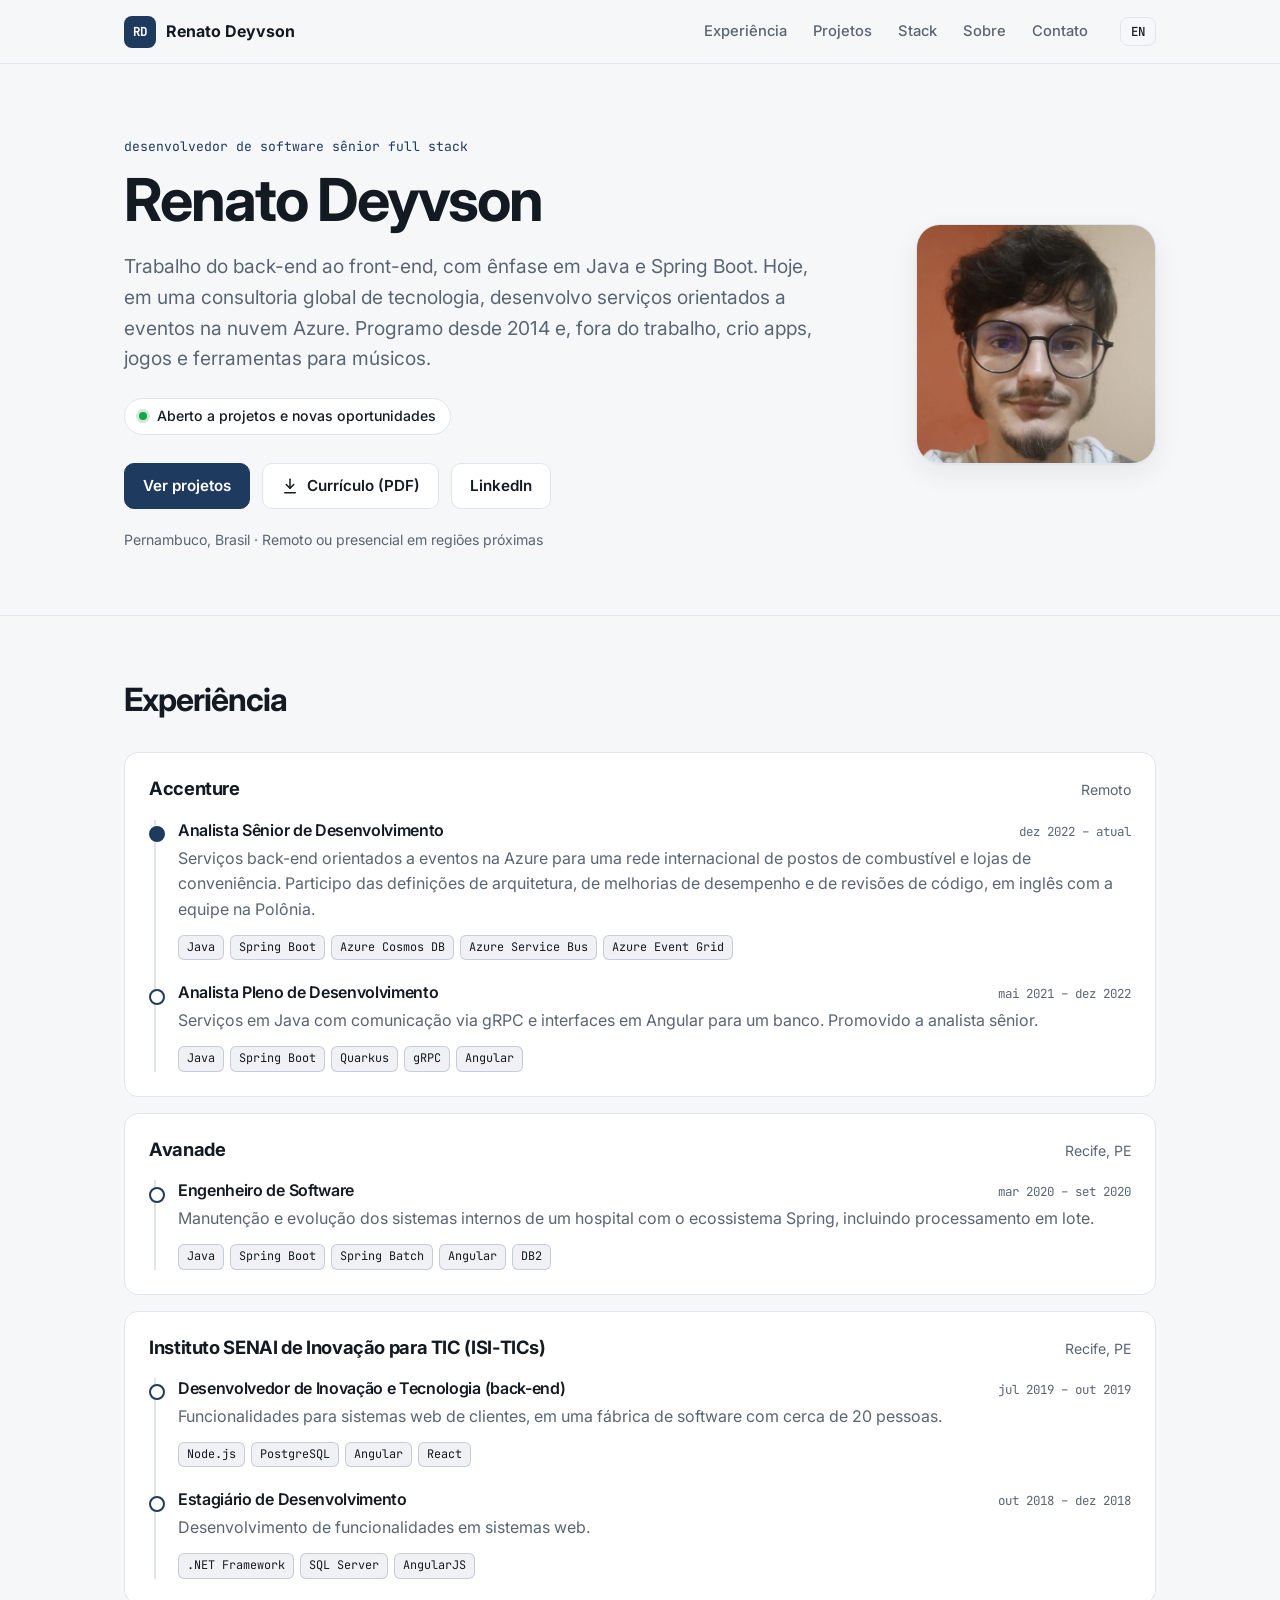
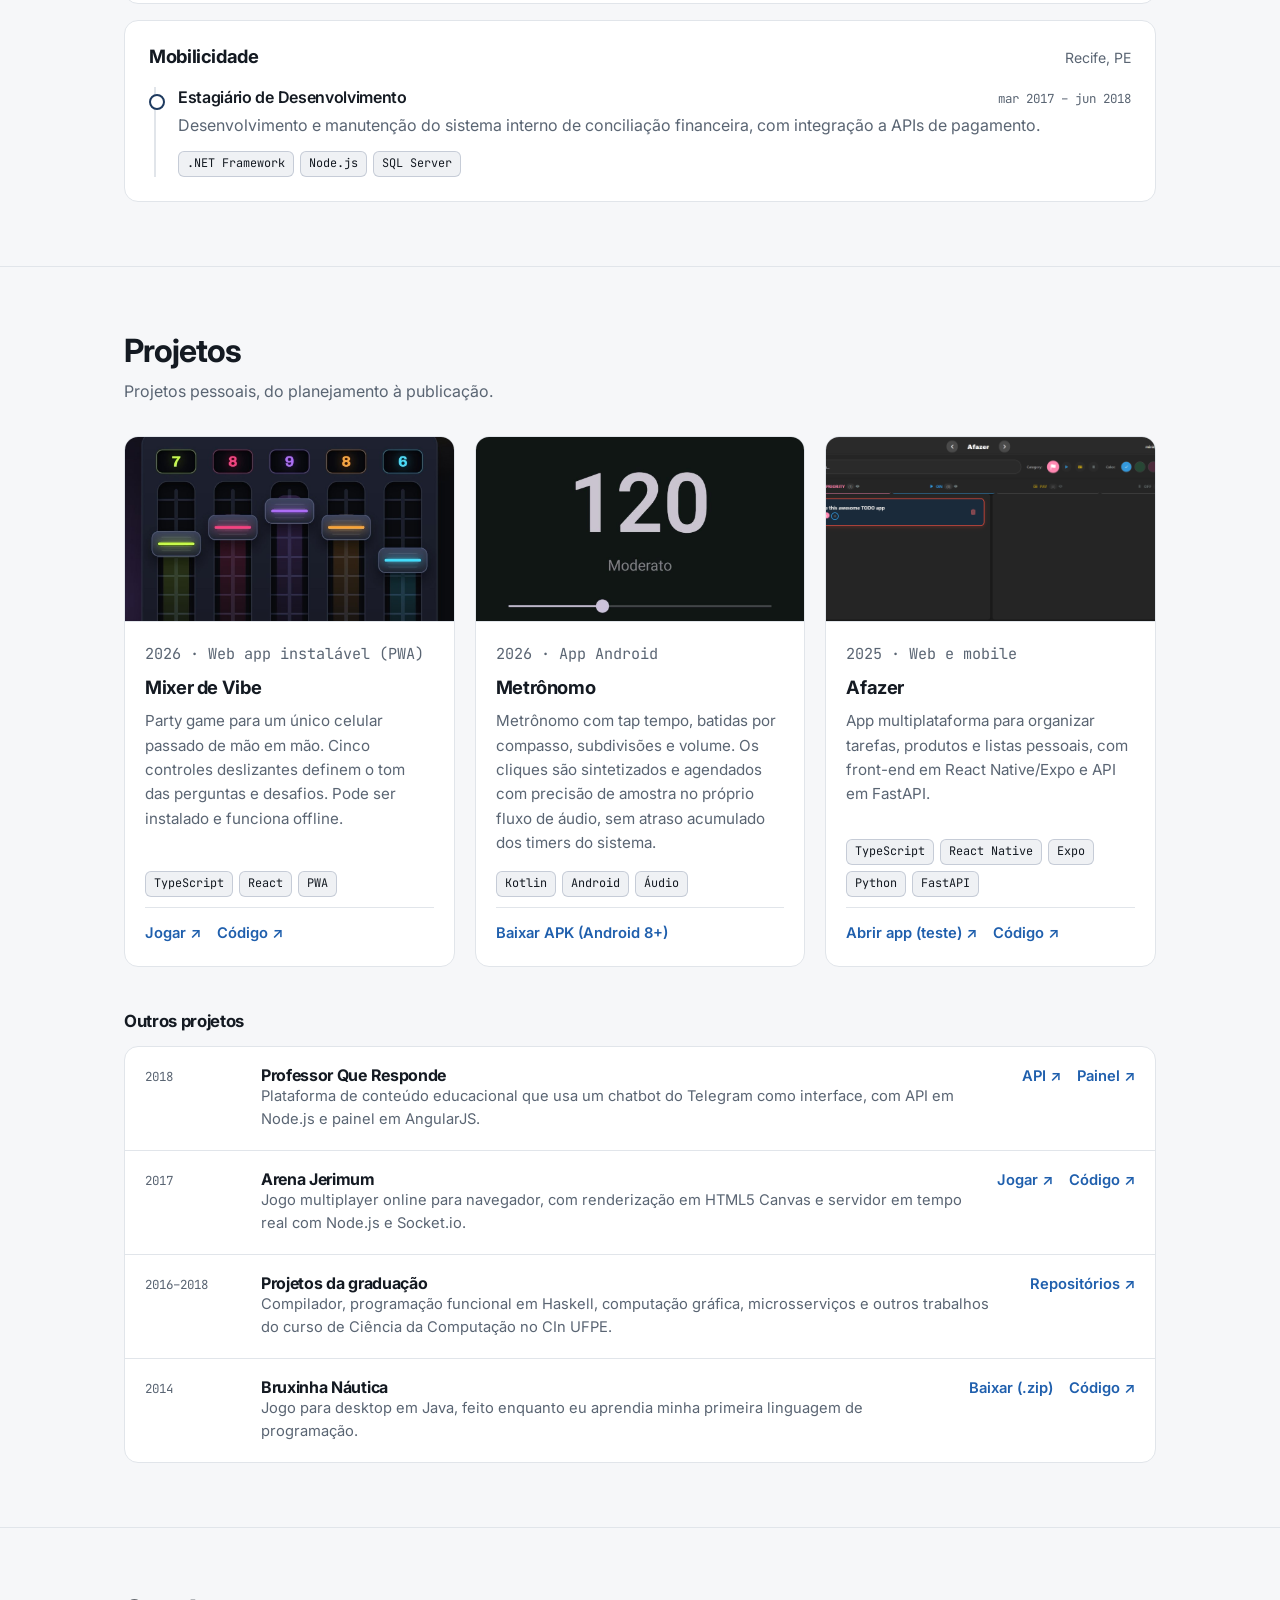
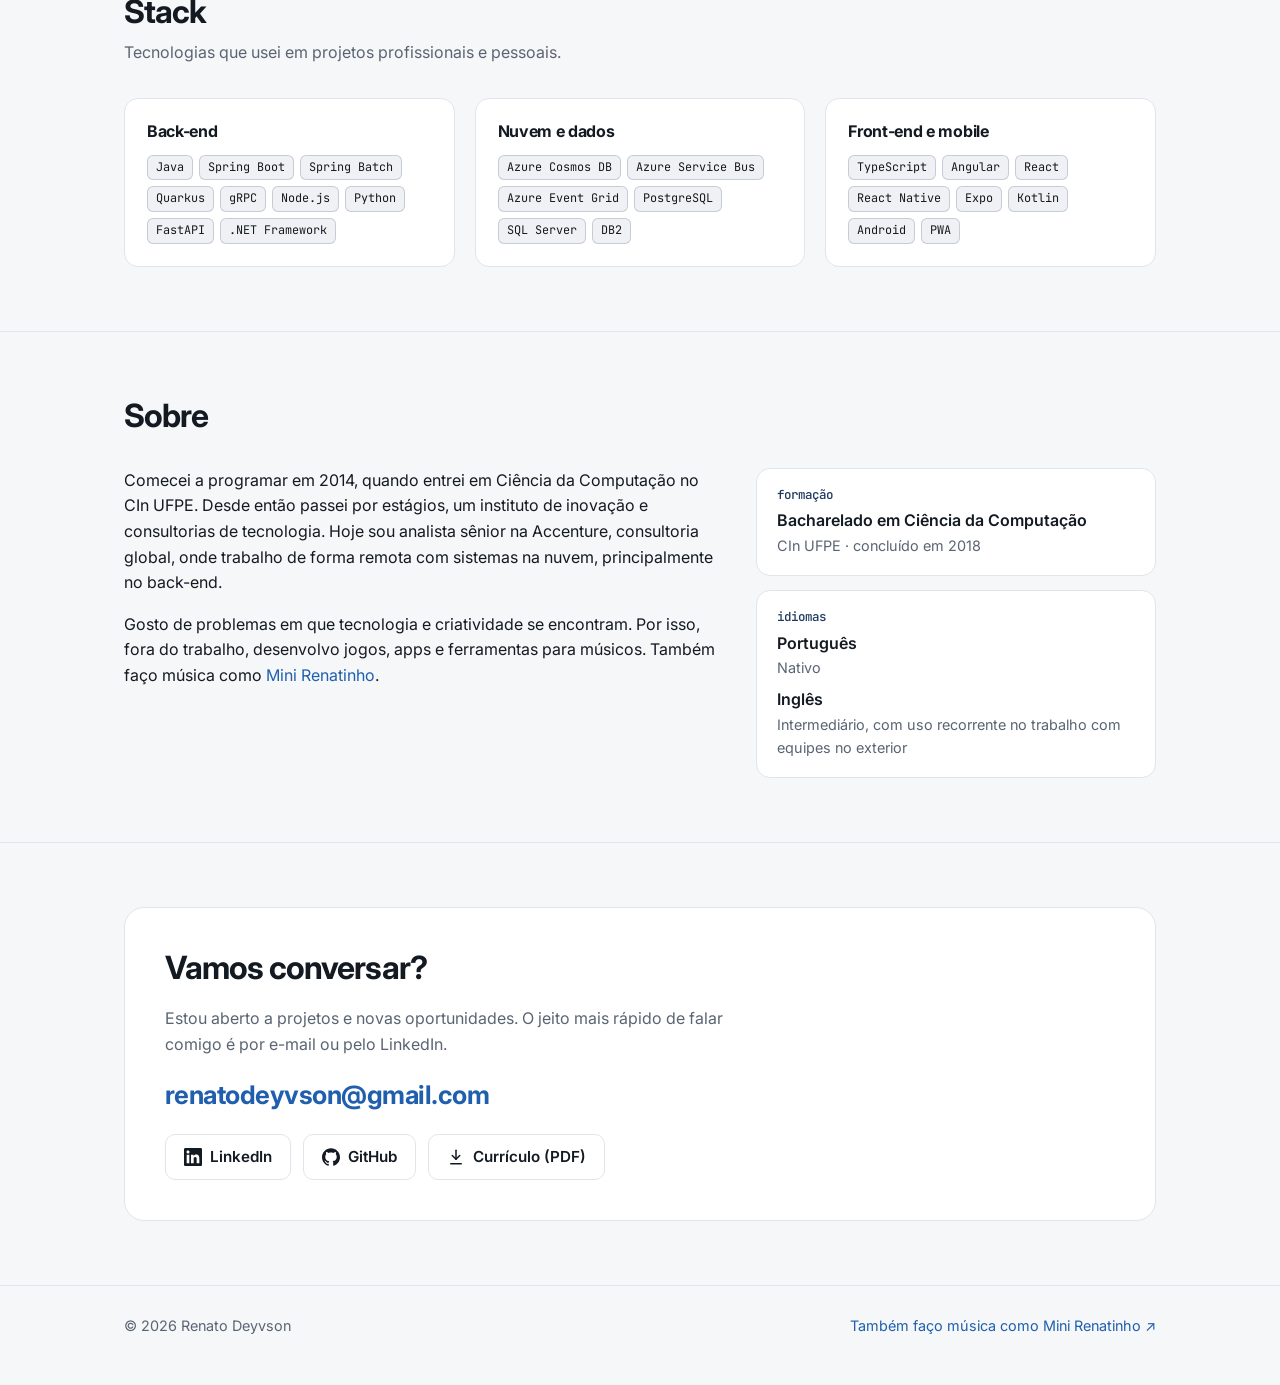
<file: index.html>
<!DOCTYPE html>
<html lang="pt-BR">

<head>
	<meta charset="utf-8" />
	<meta name="viewport" content="width=device-width, initial-scale=1" />
	<title>Renato Deyvson — Desenvolvedor de Software</title>
	<meta name="description"
		content="Renato Deyvson, desenvolvedor de software sênior full stack, com ênfase em back-end Java, Spring Boot e Azure. Experiência, projetos e contato." />
	<meta name="author" content="Renato Deyvson" />
	<meta name="theme-color" content="#f6f7f9" media="(prefers-color-scheme: light)" />
	<meta name="theme-color" content="#0c1016" media="(prefers-color-scheme: dark)" />
	<link rel="canonical" href="https://renatodeyvson.com.br/" />
	<link rel="alternate" hreflang="pt-BR" href="https://renatodeyvson.com.br/" />
	<link rel="alternate" hreflang="en" href="https://renatodeyvson.com.br/en/" />
	<link rel="alternate" hreflang="x-default" href="https://renatodeyvson.com.br/" />
	<link rel="icon" href="favicon.svg" type="image/svg+xml" />
	<link rel="icon" href="images/favicon.png" type="image/png" sizes="48x48" />
	<link rel="apple-touch-icon" href="images/apple-touch-icon.png" />

	<meta property="og:type" content="profile" />
	<meta property="og:site_name" content="Renato Deyvson" />
	<meta property="og:title" content="Renato Deyvson — Desenvolvedor de Software" />
	<meta property="og:description"
		content="Desenvolvedor de software sênior full stack, com ênfase em back-end Java, Spring Boot e Azure." />
	<meta property="og:url" content="https://renatodeyvson.com.br/" />
	<meta property="og:image" content="https://renatodeyvson.com.br/images/og-pt.jpg" />
	<meta property="og:image:width" content="1200" />
	<meta property="og:image:height" content="630" />
	<meta property="og:locale" content="pt_BR" />
	<meta property="og:locale:alternate" content="en_US" />
	<meta name="twitter:card" content="summary_large_image" />

	<link rel="preconnect" href="https://fonts.googleapis.com">
	<link rel="preconnect" href="https://fonts.gstatic.com" crossorigin>
	<link rel="stylesheet"
		href="https://fonts.googleapis.com/css2?family=Inter:wght@400;500;600;700&family=JetBrains+Mono:wght@400;500;700&display=swap">
	<link rel="stylesheet" href="main.css" />

	<script type="application/ld+json">
	{
		"@context": "https://schema.org",
		"@type": "Person",
		"name": "Renato Deyvson",
		"givenName": "Renato",
		"url": "https://renatodeyvson.com.br/",
		"image": "https://renatodeyvson.com.br/images/renato.jpg",
		"jobTitle": "Desenvolvedor de software sênior full stack",
		"alumniOf": {
			"@type": "CollegeOrUniversity",
			"name": "Centro de Informática da Universidade Federal de Pernambuco (CIn UFPE)"
		},
		"knowsAbout": ["Java", "Spring Boot", "Microsoft Azure", "TypeScript", "React", "Angular", "Kotlin", "Node.js"],
		"knowsLanguage": ["pt-BR", "en"],
		"sameAs": [
			"https://github.com/minirenatinho",
			"https://www.linkedin.com/in/renato-deyvson-177680163/"
		]
	}
	</script>
</head>

<body id="top">
	<a class="skip-link" href="#conteudo">Pular para o conteúdo</a>

	<header class="site-nav">
		<nav class="container" aria-label="Navegação principal">
			<a class="brand" href="#top">
				<span class="brand-mark" aria-hidden="true">RD</span>
				<span class="brand-name">Renato Deyvson</span>
			</a>
			<ul class="nav-links">
				<li><a href="#experiencia">Experiência</a></li>
				<li><a href="#projetos">Projetos</a></li>
				<li><a href="#stack">Stack</a></li>
				<li><a href="#sobre">Sobre</a></li>
				<li><a href="#contato">Contato</a></li>
			</ul>
			<a class="lang-switch" href="en/" hreflang="en" lang="en" title="Read in English">EN</a>
		</nav>
	</header>

	<main id="conteudo">
		<section class="hero">
			<div class="container">
				<div>
					<p class="eyebrow">desenvolvedor de software sênior full stack</p>
					<h1>Renato Deyvson</h1>
					<p class="lead">Trabalho do back-end ao front-end, com ênfase em Java e Spring Boot.
						Hoje, em uma consultoria global de tecnologia, desenvolvo serviços orientados a
						eventos na nuvem Azure. Programo desde 2014 e, fora do trabalho, crio apps, jogos e
						ferramentas para músicos.</p>
					<p class="status">Aberto a projetos e novas oportunidades</p>
					<div class="actions">
						<a class="btn btn-primary" href="#projetos">Ver projetos</a>
						<a class="btn" href="pdf/curriculo-renato-deyvson.pdf" target="_blank"
							rel="noopener noreferrer">
							<svg viewBox="0 0 24 24" fill="none" stroke="currentColor" stroke-width="2"
								stroke-linecap="round" stroke-linejoin="round" aria-hidden="true" focusable="false">
								<path d="M12 3v12" />
								<path d="m7 10 5 5 5-5" />
								<path d="M5 21h14" />
							</svg>
							Currículo (PDF)</a>
						<a class="btn" href="https://www.linkedin.com/in/renato-deyvson-177680163/" target="_blank"
							rel="noopener noreferrer">LinkedIn</a>
					</div>
					<p class="hero-meta">Pernambuco, Brasil · Remoto ou presencial em regiões próximas</p>
				</div>
				<img class="hero-photo" src="images/renato.jpg" alt="Foto de Renato Deyvson" width="480" height="480"
					decoding="async" fetchpriority="high" />
			</div>
		</section>

		<section class="section" id="experiencia">
			<div class="container">
				<div class="section-head">
					<h2>Experiência</h2>
				</div>
				<ol class="timeline">
					<li class="company card">
						<div class="company-head">
							<h3>Accenture</h3>
							<span class="company-meta">Remoto</span>
						</div>
						<ol class="roles">
							<li class="role current">
								<div class="role-head">
									<h4>Analista Sênior de Desenvolvimento</h4>
									<span class="period">dez 2022 – atual</span>
								</div>
								<p>Serviços back-end orientados a eventos na Azure para uma rede internacional de postos de combustível e
									lojas de conveniência. Participo das definições de arquitetura, de melhorias de desempenho e de
									revisões de código, em inglês com a equipe na Polônia.</p>
								<ul class="tags">
									<li>Java</li>
									<li>Spring Boot</li>
									<li>Azure Cosmos DB</li>
									<li>Azure Service Bus</li>
									<li>Azure Event Grid</li>
								</ul>
							</li>
							<li class="role">
								<div class="role-head">
									<h4>Analista Pleno de Desenvolvimento</h4>
									<span class="period">mai 2021 – dez 2022</span>
								</div>
								<p>Serviços em Java com comunicação via gRPC e interfaces em Angular para um banco. Promovido a
									analista sênior.</p>
								<ul class="tags">
									<li>Java</li>
									<li>Spring Boot</li>
									<li>Quarkus</li>
									<li>gRPC</li>
									<li>Angular</li>
								</ul>
							</li>
						</ol>
					</li>

					<li class="company card">
						<div class="company-head">
							<h3>Avanade</h3>
							<span class="company-meta">Recife, PE</span>
						</div>
						<ol class="roles">
							<li class="role">
								<div class="role-head">
									<h4>Engenheiro de Software</h4>
									<span class="period">mar 2020 – set 2020</span>
								</div>
								<p>Manutenção e evolução dos sistemas internos de um hospital com o ecossistema Spring, incluindo
									processamento em lote.</p>
								<ul class="tags">
									<li>Java</li>
									<li>Spring Boot</li>
									<li>Spring Batch</li>
									<li>Angular</li>
									<li>DB2</li>
								</ul>
							</li>
						</ol>
					</li>

					<li class="company card">
						<div class="company-head">
							<h3>Instituto SENAI de Inovação para TIC (ISI-TICs)</h3>
							<span class="company-meta">Recife, PE</span>
						</div>
						<ol class="roles">
							<li class="role">
								<div class="role-head">
									<h4>Desenvolvedor de Inovação e Tecnologia (back-end)</h4>
									<span class="period">jul 2019 – out 2019</span>
								</div>
								<p>Funcionalidades para sistemas web de clientes, em uma fábrica de software com cerca de 20
									pessoas.</p>
								<ul class="tags">
									<li>Node.js</li>
									<li>PostgreSQL</li>
									<li>Angular</li>
									<li>React</li>
								</ul>
							</li>
							<li class="role">
								<div class="role-head">
									<h4>Estagiário de Desenvolvimento</h4>
									<span class="period">out 2018 – dez 2018</span>
								</div>
								<p>Desenvolvimento de funcionalidades em sistemas web.</p>
								<ul class="tags">
									<li>.NET Framework</li>
									<li>SQL Server</li>
									<li>AngularJS</li>
								</ul>
							</li>
						</ol>
					</li>

					<li class="company card">
						<div class="company-head">
							<h3>Mobilicidade</h3>
							<span class="company-meta">Recife, PE</span>
						</div>
						<ol class="roles">
							<li class="role">
								<div class="role-head">
									<h4>Estagiário de Desenvolvimento</h4>
									<span class="period">mar 2017 – jun 2018</span>
								</div>
								<p>Desenvolvimento e manutenção do sistema interno de conciliação financeira, com integração a APIs
									de pagamento.</p>
								<ul class="tags">
									<li>.NET Framework</li>
									<li>Node.js</li>
									<li>SQL Server</li>
								</ul>
							</li>
						</ol>
					</li>
				</ol>
			</div>
		</section>

		<section class="section" id="projetos">
			<div class="container">
				<div class="section-head">
					<h2>Projetos</h2>
					<p class="section-intro">Projetos pessoais, do planejamento à publicação.</p>
				</div>
				<div class="projects">
					<article class="project card">
						<a class="project-thumb" href="https://minirenatinho.com.br/mixer-de-vibe/" target="_blank"
							rel="noopener noreferrer" tabindex="-1" aria-hidden="true">
							<img src="images/mixer_de_vibe.jpg" alt="" width="1080" height="608" loading="lazy"
								decoding="async" />
						</a>
						<div class="project-body">
							<p class="project-meta">2026 · Web app instalável (PWA)</p>
							<h3><a href="https://minirenatinho.com.br/mixer-de-vibe/" target="_blank"
									rel="noopener noreferrer">Mixer de Vibe</a></h3>
							<p>Party game para um único celular passado de mão em mão. Cinco controles deslizantes
								definem o tom das perguntas e desafios. Pode ser instalado e funciona offline.</p>
							<ul class="tags">
								<li>TypeScript</li>
								<li>React</li>
								<li>PWA</li>
							</ul>
							<div class="project-links">
								<a href="https://minirenatinho.com.br/mixer-de-vibe/" target="_blank"
									rel="noopener noreferrer">Jogar ↗</a>
								<a href="https://github.com/minirenatinho/mixer-de-vibe" target="_blank"
									rel="noopener noreferrer">Código ↗</a>
							</div>
						</div>
					</article>

					<article class="project card">
						<a class="project-thumb" href="metronomo/metronomo.apk" tabindex="-1" aria-hidden="true">
							<img src="images/metronomo.jpg" alt="" width="1049" height="590" loading="lazy"
								decoding="async" />
						</a>
						<div class="project-body">
							<p class="project-meta">2026 · App Android</p>
							<h3><a href="metronomo/metronomo.apk">Metrônomo</a></h3>
							<p>Metrônomo com tap tempo, batidas por compasso, subdivisões e volume. Os cliques são
								sintetizados e agendados com precisão de amostra no próprio fluxo de áudio, sem atraso
								acumulado dos timers do sistema.</p>
							<ul class="tags">
								<li>Kotlin</li>
								<li>Android</li>
								<li>Áudio</li>
							</ul>
							<div class="project-links">
								<a href="metronomo/metronomo.apk">Baixar APK (Android 8+)</a>
							</div>
						</div>
					</article>

					<article class="project card">
						<a class="project-thumb" href="https://github.com/minirenatinho/afazer-app" target="_blank"
							rel="noopener noreferrer" tabindex="-1" aria-hidden="true">
							<img src="images/afazer.png" alt="" width="1917" height="852" loading="lazy"
								decoding="async" />
						</a>
						<div class="project-body">
							<p class="project-meta">2025 · Web e mobile</p>
							<h3><a href="https://github.com/minirenatinho/afazer-app" target="_blank"
									rel="noopener noreferrer">Afazer</a></h3>
							<p>App multiplataforma para organizar tarefas, produtos e listas pessoais, com front-end em
								React Native/Expo e API em FastAPI.</p>
							<ul class="tags">
								<li>TypeScript</li>
								<li>React Native</li>
								<li>Expo</li>
								<li>Python</li>
								<li>FastAPI</li>
							</ul>
							<div class="project-links">
								<a href="https://afazer-app.onrender.com" target="_blank" rel="noopener noreferrer"
									title="Servidor de teste gratuito: pode levar alguns segundos para abrir">Abrir app
									(teste) ↗</a>
								<a href="https://github.com/minirenatinho/afazer-app" target="_blank"
									rel="noopener noreferrer">Código ↗</a>
							</div>
						</div>
					</article>
				</div>

				<h3 class="more-title">Outros projetos</h3>
				<ul class="more card">
					<li>
						<span class="more-year">2018</span>
						<div>
							<h4>Professor Que Responde</h4>
							<p>Plataforma de conteúdo educacional que usa um chatbot do Telegram como interface, com API
								em Node.js e painel em AngularJS.</p>
						</div>
						<div class="more-links">
							<a href="https://github.com/renatodms/professorqr-api" target="_blank"
								rel="noopener noreferrer">API ↗</a>
							<a href="https://github.com/renatodms/professorqr-dashboard" target="_blank"
								rel="noopener noreferrer">Painel ↗</a>
						</div>
					</li>
					<li>
						<span class="more-year">2017</span>
						<div>
							<h4>Arena Jerimum</h4>
							<p>Jogo multiplayer online para navegador, com renderização em HTML5 Canvas e servidor em
								tempo real com Node.js e Socket.io.</p>
						</div>
						<div class="more-links">
							<a href="https://arena-jerimum.onrender.com/" target="_blank" rel="noopener noreferrer"
								title="Servidor de teste gratuito: pode levar alguns segundos para abrir">Jogar ↗</a>
							<a href="https://github.com/minirenatinho/jaw" target="_blank"
								rel="noopener noreferrer">Código ↗</a>
						</div>
					</li>
					<li>
						<span class="more-year">2016–2018</span>
						<div>
							<h4>Projetos da graduação</h4>
							<p>Compilador, programação funcional em Haskell, computação gráfica, microsserviços e outros
								trabalhos do curso de Ciência da Computação no CIn UFPE.</p>
						</div>
						<div class="more-links">
							<a href="https://github.com/renatodms?tab=repositories" target="_blank"
								rel="noopener noreferrer">Repositórios ↗</a>
						</div>
					</li>
					<li>
						<span class="more-year">2014</span>
						<div>
							<h4>Bruxinha Náutica</h4>
							<p>Jogo para desktop em Java, feito enquanto eu aprendia minha primeira linguagem de
								programação.</p>
						</div>
						<div class="more-links">
							<a href="bruxinha-nautica/bruxinha-nautica.zip">Baixar (.zip)</a>
							<a href="https://github.com/minirenatinho/bruxinha-nautica" target="_blank"
								rel="noopener noreferrer">Código ↗</a>
						</div>
					</li>
				</ul>
			</div>
		</section>

		<section class="section" id="stack">
			<div class="container">
				<div class="section-head">
					<h2>Stack</h2>
					<p class="section-intro">Tecnologias que usei em projetos profissionais e pessoais.</p>
				</div>
				<div class="stack">
					<div class="stack-group card">
						<h3>Back-end</h3>
						<ul class="tags">
							<li>Java</li>
							<li>Spring Boot</li>
							<li>Spring Batch</li>
							<li>Quarkus</li>
							<li>gRPC</li>
							<li>Node.js</li>
							<li>Python</li>
							<li>FastAPI</li>
							<li>.NET Framework</li>
						</ul>
					</div>
					<div class="stack-group card">
						<h3>Nuvem e dados</h3>
						<ul class="tags">
							<li>Azure Cosmos DB</li>
							<li>Azure Service Bus</li>
							<li>Azure Event Grid</li>
							<li>PostgreSQL</li>
							<li>SQL Server</li>
							<li>DB2</li>
						</ul>
					</div>
					<div class="stack-group card">
						<h3>Front-end e mobile</h3>
						<ul class="tags">
							<li>TypeScript</li>
							<li>Angular</li>
							<li>React</li>
							<li>React Native</li>
							<li>Expo</li>
							<li>Kotlin</li>
							<li>Android</li>
							<li>PWA</li>
						</ul>
					</div>
				</div>
			</div>
		</section>

		<section class="section" id="sobre">
			<div class="container">
				<div class="section-head">
					<h2>Sobre</h2>
				</div>
				<div class="about">
					<div class="about-text">
						<p>Comecei a programar em 2014, quando entrei em Ciência da Computação no CIn
							UFPE. Desde então passei por estágios, um instituto de inovação e consultorias de
							tecnologia. Hoje sou analista sênior na Accenture, consultoria global, onde
							trabalho de forma remota com sistemas na nuvem, principalmente no back-end.</p>
						<p>Gosto de problemas em que tecnologia e criatividade se encontram. Por isso, fora do trabalho,
							desenvolvo jogos, apps e ferramentas para músicos. Também faço música como <a
								href="https://minirenatinho.com.br/" target="_blank" rel="noopener noreferrer">Mini
								Renatinho</a>.</p>
					</div>
					<div class="facts">
						<div class="fact card">
							<h3>formação</h3>
							<p>Bacharelado em Ciência da Computação<span>CIn UFPE · concluído em 2018</span></p>
						</div>
						<div class="fact card">
							<h3>idiomas</h3>
							<p>Português<span>Nativo</span></p>
							<p>Inglês<span>Intermediário, com uso recorrente no trabalho com equipes no exterior</span></p>
						</div>
					</div>
				</div>
			</div>
		</section>

		<section class="section" id="contato">
			<div class="container">
				<div class="contact-card card">
					<h2>Vamos conversar?</h2>
					<p>Estou aberto a projetos e novas oportunidades. O jeito mais rápido de falar comigo é por e-mail
						ou pelo LinkedIn.</p>
					<a class="contact-email" href="mailto:renatodeyvson@gmail.com">renatodeyvson@gmail.com</a>
					<ul class="contact-links">
						<li><a class="btn" href="https://www.linkedin.com/in/renato-deyvson-177680163/"
								target="_blank" rel="noopener noreferrer">
								<svg viewBox="0 0 24 24" fill="currentColor" aria-hidden="true" focusable="false">
									<path
										d="M20.447 20.452h-3.554v-5.569c0-1.328-.027-3.037-1.852-3.037-1.853 0-2.136 1.445-2.136 2.939v5.667H9.351V9h3.414v1.561h.046c.477-.9 1.637-1.85 3.37-1.85 3.601 0 4.267 2.37 4.267 5.455v6.286zM5.337 7.433c-1.144 0-2.063-.926-2.063-2.065 0-1.138.92-2.063 2.063-2.063 1.14 0 2.064.925 2.064 2.063 0 1.139-.925 2.065-2.064 2.065zm1.782 13.019H3.555V9h3.564v11.452zM22.225 0H1.771C.792 0 0 .774 0 1.729v20.542C0 23.227.792 24 1.771 24h20.451C23.2 24 24 23.227 24 22.271V1.729C24 .774 23.2 0 22.225 0z" />
								</svg>
								LinkedIn</a></li>
						<li><a class="btn" href="https://github.com/minirenatinho" target="_blank"
								rel="noopener noreferrer">
								<svg viewBox="0 0 24 24" fill="currentColor" aria-hidden="true" focusable="false">
									<path
										d="M12 .297c-6.63 0-12 5.373-12 12 0 5.303 3.438 9.8 8.205 11.385.6.113.82-.258.82-.577 0-.285-.01-1.04-.015-2.04-3.338.724-4.042-1.61-4.042-1.61C4.422 18.07 3.633 17.7 3.633 17.7c-1.087-.744.084-.729.084-.729 1.205.084 1.838 1.236 1.838 1.236 1.07 1.835 2.809 1.305 3.495.998.108-.776.417-1.305.76-1.605-2.665-.3-5.466-1.332-5.466-5.93 0-1.31.465-2.38 1.235-3.22-.135-.303-.54-1.523.105-3.176 0 0 1.005-.322 3.3 1.23.96-.267 1.98-.399 3-.405 1.02.006 2.04.138 3 .405 2.28-1.552 3.285-1.23 3.285-1.23.645 1.653.24 2.873.12 3.176.765.84 1.23 1.91 1.23 3.22 0 4.61-2.805 5.625-5.475 5.92.42.36.81 1.096.81 2.22 0 1.606-.015 2.896-.015 3.286 0 .315.21.69.825.57C20.565 22.092 24 17.592 24 12.297c0-6.627-5.373-12-12-12" />
								</svg>
								GitHub</a></li>
						<li><a class="btn" href="pdf/curriculo-renato-deyvson.pdf" target="_blank"
								rel="noopener noreferrer">
								<svg viewBox="0 0 24 24" fill="none" stroke="currentColor" stroke-width="2"
									stroke-linecap="round" stroke-linejoin="round" aria-hidden="true"
									focusable="false">
									<path d="M12 3v12" />
									<path d="m7 10 5 5 5-5" />
									<path d="M5 21h14" />
								</svg>
								Currículo (PDF)</a></li>
					</ul>
				</div>
			</div>
		</section>
	</main>

	<footer class="site-footer">
		<div class="container">
			<span>© 2026 Renato Deyvson</span>
			<a href="https://minirenatinho.com.br/" target="_blank" rel="noopener noreferrer">Também faço música como
				Mini Renatinho ↗</a>
		</div>
	</footer>
</body>

</html>
</file>
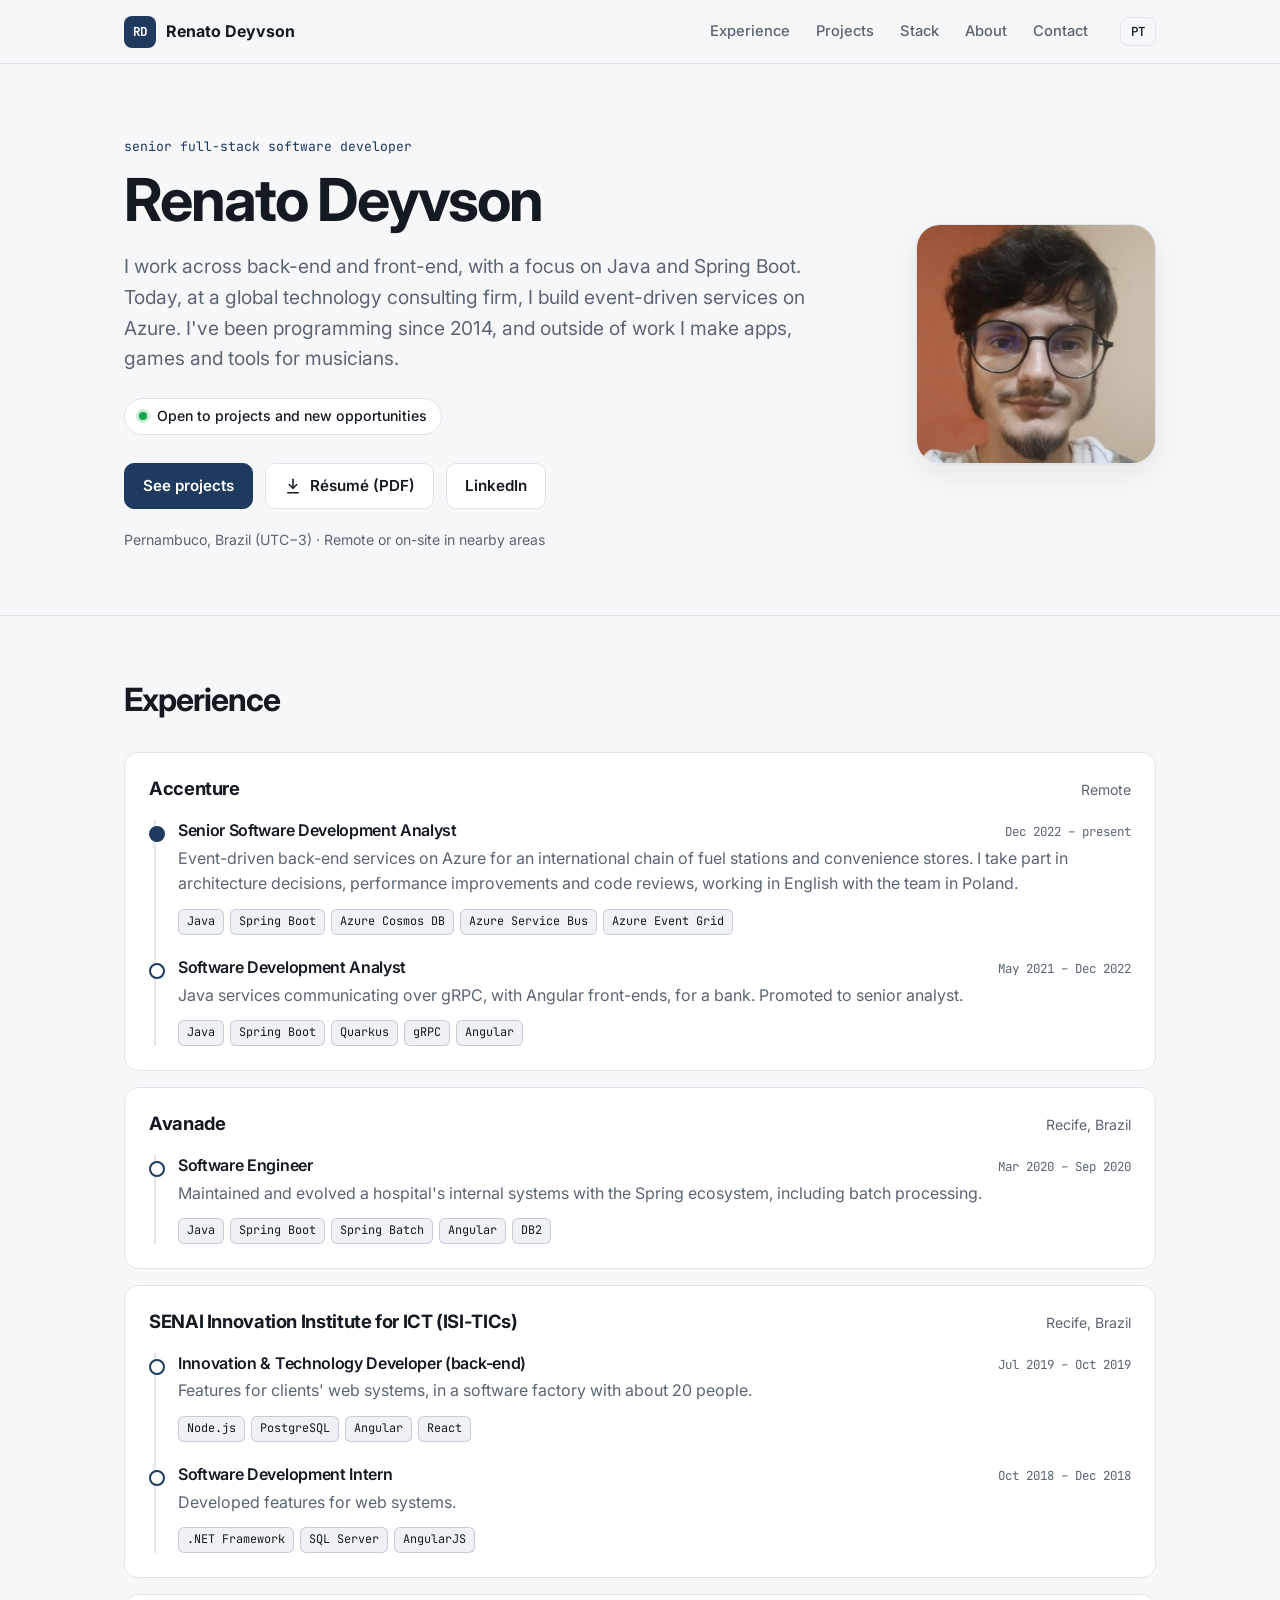
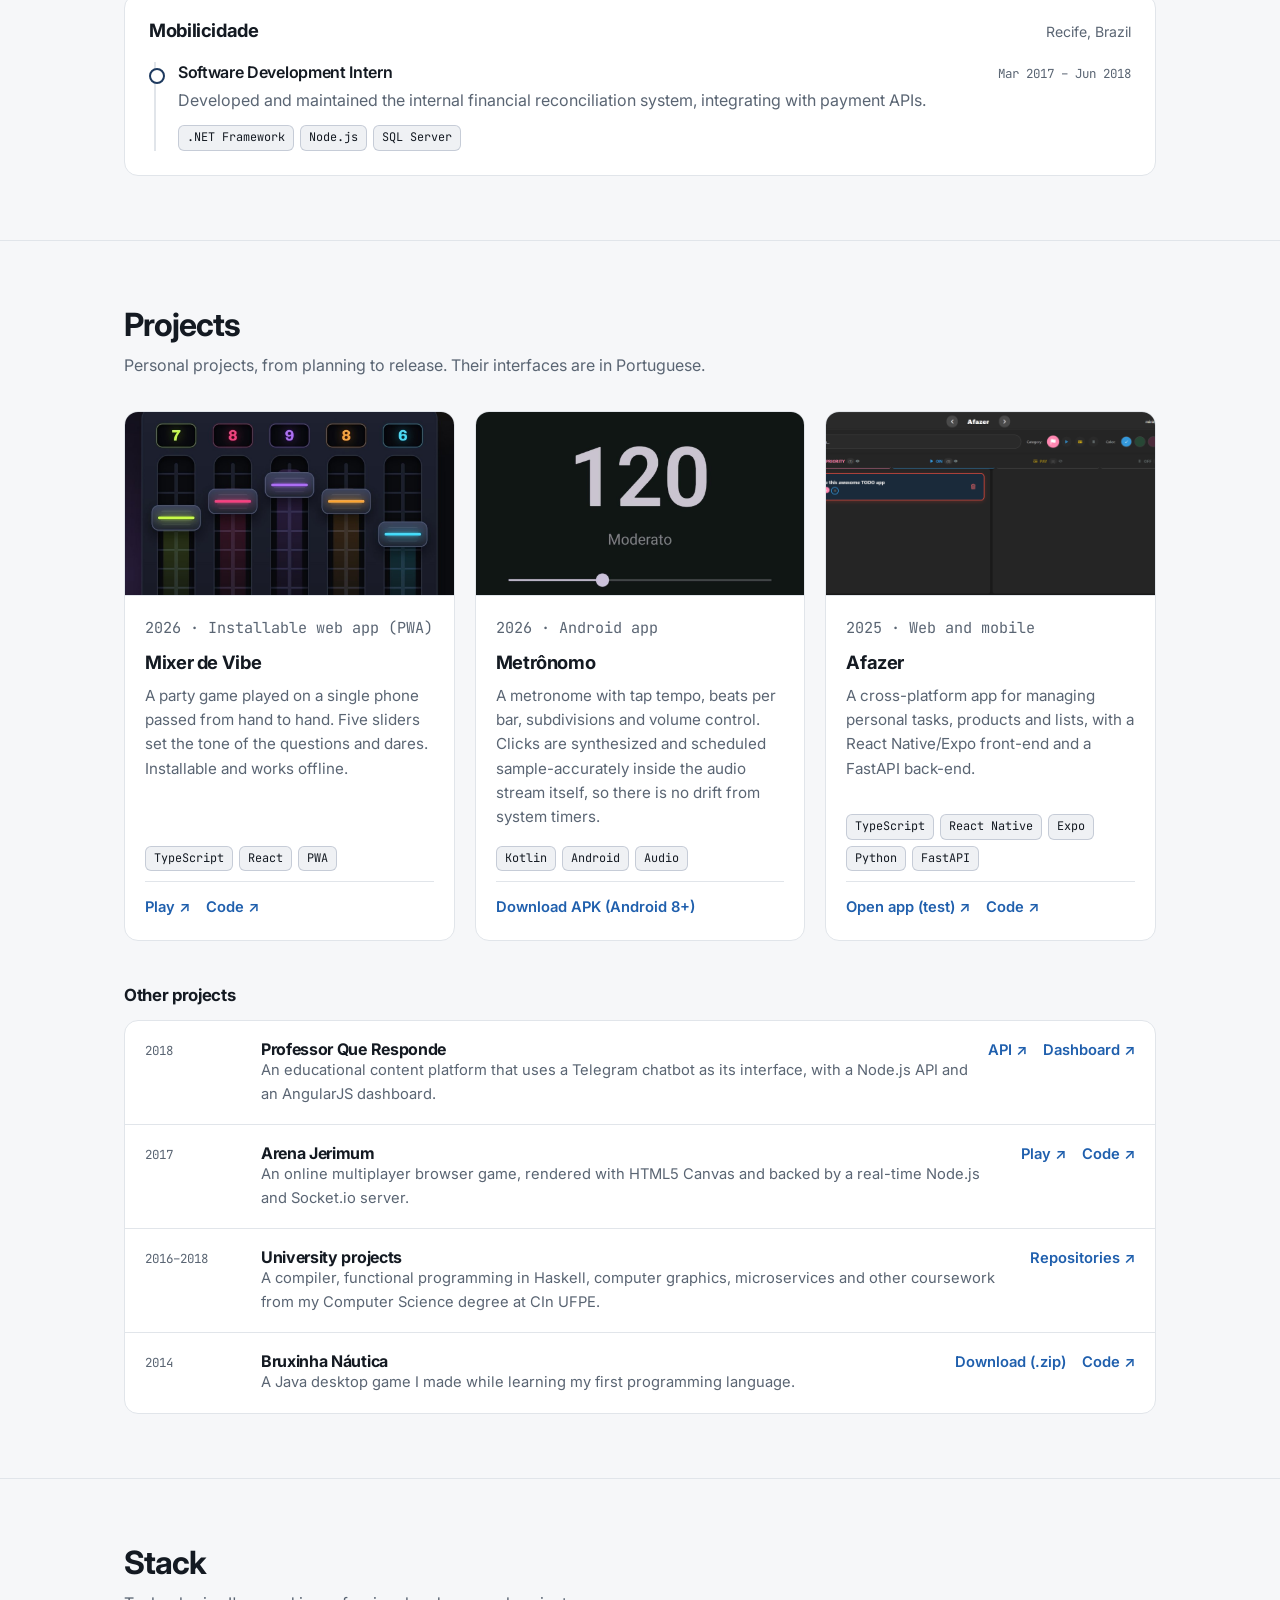
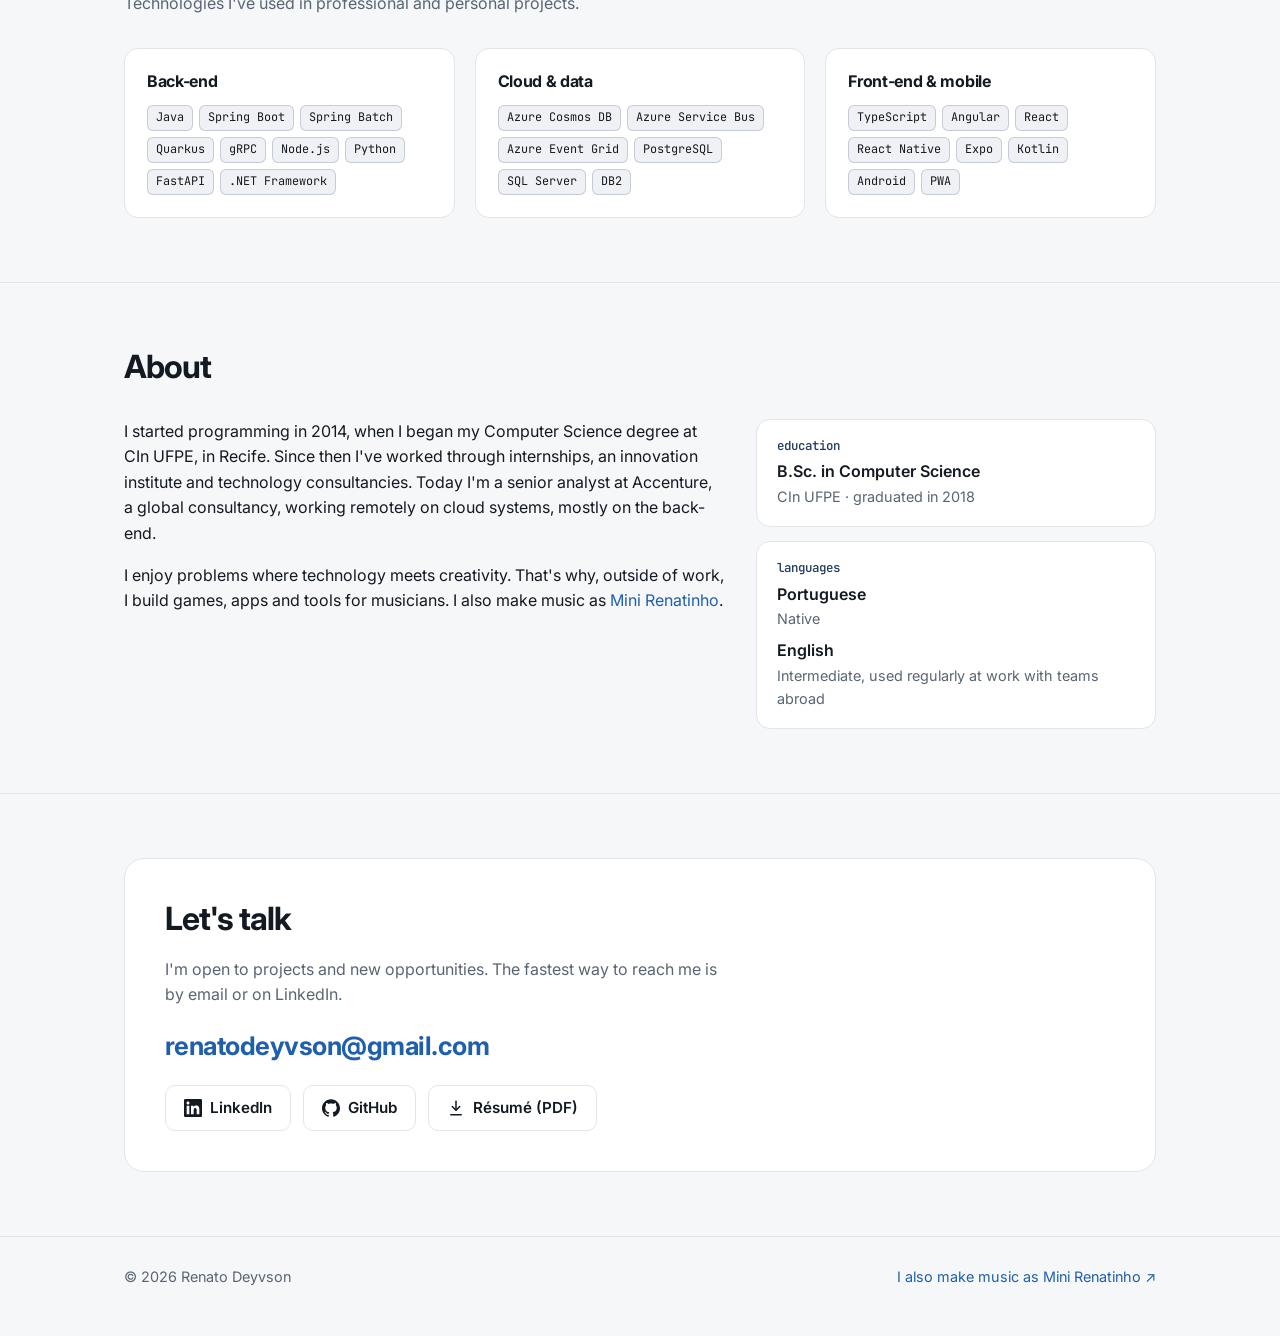
<file: en/index.html>
<!DOCTYPE html>
<html lang="en">

<head>
	<meta charset="utf-8" />
	<meta name="viewport" content="width=device-width, initial-scale=1" />
	<title>Renato Deyvson — Software Developer</title>
	<meta name="description"
		content="Renato Deyvson, senior full-stack software developer, strongest in Java, Spring Boot and Azure back-end. Experience, projects and contact." />
	<meta name="author" content="Renato Deyvson" />
	<meta name="theme-color" content="#f6f7f9" media="(prefers-color-scheme: light)" />
	<meta name="theme-color" content="#0c1016" media="(prefers-color-scheme: dark)" />
	<link rel="canonical" href="https://renatodeyvson.com.br/en/" />
	<link rel="alternate" hreflang="pt-BR" href="https://renatodeyvson.com.br/" />
	<link rel="alternate" hreflang="en" href="https://renatodeyvson.com.br/en/" />
	<link rel="alternate" hreflang="x-default" href="https://renatodeyvson.com.br/" />
	<link rel="icon" href="../favicon.svg" type="image/svg+xml" />
	<link rel="icon" href="../images/favicon.png" type="image/png" sizes="48x48" />
	<link rel="apple-touch-icon" href="../images/apple-touch-icon.png" />

	<meta property="og:type" content="profile" />
	<meta property="og:site_name" content="Renato Deyvson" />
	<meta property="og:title" content="Renato Deyvson — Software Developer" />
	<meta property="og:description"
		content="Senior full-stack software developer, strongest in Java, Spring Boot and Azure back-end." />
	<meta property="og:url" content="https://renatodeyvson.com.br/en/" />
	<meta property="og:image" content="https://renatodeyvson.com.br/images/og-en.jpg" />
	<meta property="og:image:width" content="1200" />
	<meta property="og:image:height" content="630" />
	<meta property="og:locale" content="en_US" />
	<meta property="og:locale:alternate" content="pt_BR" />
	<meta name="twitter:card" content="summary_large_image" />

	<link rel="preconnect" href="https://fonts.googleapis.com">
	<link rel="preconnect" href="https://fonts.gstatic.com" crossorigin>
	<link rel="stylesheet"
		href="https://fonts.googleapis.com/css2?family=Inter:wght@400;500;600;700&family=JetBrains+Mono:wght@400;500;700&display=swap">
	<link rel="stylesheet" href="../main.css" />

	<script type="application/ld+json">
	{
		"@context": "https://schema.org",
		"@type": "Person",
		"name": "Renato Deyvson",
		"givenName": "Renato",
		"url": "https://renatodeyvson.com.br/en/",
		"image": "https://renatodeyvson.com.br/images/renato.jpg",
		"jobTitle": "Senior Full-Stack Software Developer",
		"alumniOf": {
			"@type": "CollegeOrUniversity",
			"name": "Center of Informatics, Federal University of Pernambuco (CIn UFPE)"
		},
		"knowsAbout": ["Java", "Spring Boot", "Microsoft Azure", "TypeScript", "React", "Angular", "Kotlin", "Node.js"],
		"knowsLanguage": ["pt-BR", "en"],
		"sameAs": [
			"https://github.com/minirenatinho",
			"https://www.linkedin.com/in/renato-deyvson-177680163/"
		]
	}
	</script>
</head>

<body id="top">
	<a class="skip-link" href="#content">Skip to content</a>

	<header class="site-nav">
		<nav class="container" aria-label="Main navigation">
			<a class="brand" href="#top">
				<span class="brand-mark" aria-hidden="true">RD</span>
				<span class="brand-name">Renato Deyvson</span>
			</a>
			<ul class="nav-links">
				<li><a href="#experience">Experience</a></li>
				<li><a href="#projects">Projects</a></li>
				<li><a href="#stack">Stack</a></li>
				<li><a href="#about">About</a></li>
				<li><a href="#contact">Contact</a></li>
			</ul>
			<a class="lang-switch" href="../" hreflang="pt-BR" lang="pt-BR" title="Ler em português">PT</a>
		</nav>
	</header>

	<main id="content">
		<section class="hero">
			<div class="container">
				<div>
					<p class="eyebrow">senior full-stack software developer</p>
					<h1>Renato Deyvson</h1>
					<p class="lead">I work across back-end and front-end, with a focus on Java and Spring
						Boot. Today, at a global technology consulting firm, I build event-driven services on
						Azure. I've been programming since 2014, and outside of work I make apps, games and
						tools for musicians.</p>
					<p class="status">Open to projects and new opportunities</p>
					<div class="actions">
						<a class="btn btn-primary" href="#projects">See projects</a>
						<a class="btn" href="../pdf/resume-renato-deyvson.pdf" target="_blank"
							rel="noopener noreferrer">
							<svg viewBox="0 0 24 24" fill="none" stroke="currentColor" stroke-width="2"
								stroke-linecap="round" stroke-linejoin="round" aria-hidden="true" focusable="false">
								<path d="M12 3v12" />
								<path d="m7 10 5 5 5-5" />
								<path d="M5 21h14" />
							</svg>
							Résumé (PDF)</a>
						<a class="btn" href="https://www.linkedin.com/in/renato-deyvson-177680163/" target="_blank"
							rel="noopener noreferrer">LinkedIn</a>
					</div>
					<p class="hero-meta">Pernambuco, Brazil (UTC−3) · Remote or on-site in nearby areas</p>
				</div>
				<img class="hero-photo" src="../images/renato.jpg" alt="Photo of Renato Deyvson" width="480"
					height="480" decoding="async" fetchpriority="high" />
			</div>
		</section>

		<section class="section" id="experience">
			<div class="container">
				<div class="section-head">
					<h2>Experience</h2>
				</div>
				<ol class="timeline">
					<li class="company card">
						<div class="company-head">
							<h3>Accenture</h3>
							<span class="company-meta">Remote</span>
						</div>
						<ol class="roles">
							<li class="role current">
								<div class="role-head">
									<h4>Senior Software Development Analyst</h4>
									<span class="period">Dec 2022 – present</span>
								</div>
								<p>Event-driven back-end services on Azure for an international chain of fuel stations and convenience
									stores. I take part in architecture decisions, performance improvements and code reviews, working in
									English with the team in Poland.</p>
								<ul class="tags">
									<li>Java</li>
									<li>Spring Boot</li>
									<li>Azure Cosmos DB</li>
									<li>Azure Service Bus</li>
									<li>Azure Event Grid</li>
								</ul>
							</li>
							<li class="role">
								<div class="role-head">
									<h4>Software Development Analyst</h4>
									<span class="period">May 2021 – Dec 2022</span>
								</div>
								<p>Java services communicating over gRPC, with Angular front-ends, for a bank. Promoted to senior
									analyst.</p>
								<ul class="tags">
									<li>Java</li>
									<li>Spring Boot</li>
									<li>Quarkus</li>
									<li>gRPC</li>
									<li>Angular</li>
								</ul>
							</li>
						</ol>
					</li>

					<li class="company card">
						<div class="company-head">
							<h3>Avanade</h3>
							<span class="company-meta">Recife, Brazil</span>
						</div>
						<ol class="roles">
							<li class="role">
								<div class="role-head">
									<h4>Software Engineer</h4>
									<span class="period">Mar 2020 – Sep 2020</span>
								</div>
								<p>Maintained and evolved a hospital's internal systems with the Spring ecosystem, including batch
									processing.</p>
								<ul class="tags">
									<li>Java</li>
									<li>Spring Boot</li>
									<li>Spring Batch</li>
									<li>Angular</li>
									<li>DB2</li>
								</ul>
							</li>
						</ol>
					</li>

					<li class="company card">
						<div class="company-head">
							<h3>SENAI Innovation Institute for ICT (ISI-TICs)</h3>
							<span class="company-meta">Recife, Brazil</span>
						</div>
						<ol class="roles">
							<li class="role">
								<div class="role-head">
									<h4>Innovation &amp; Technology Developer (back-end)</h4>
									<span class="period">Jul 2019 – Oct 2019</span>
								</div>
								<p>Features for clients' web systems, in a software factory with about 20 people.</p>
								<ul class="tags">
									<li>Node.js</li>
									<li>PostgreSQL</li>
									<li>Angular</li>
									<li>React</li>
								</ul>
							</li>
							<li class="role">
								<div class="role-head">
									<h4>Software Development Intern</h4>
									<span class="period">Oct 2018 – Dec 2018</span>
								</div>
								<p>Developed features for web systems.</p>
								<ul class="tags">
									<li>.NET Framework</li>
									<li>SQL Server</li>
									<li>AngularJS</li>
								</ul>
							</li>
						</ol>
					</li>

					<li class="company card">
						<div class="company-head">
							<h3>Mobilicidade</h3>
							<span class="company-meta">Recife, Brazil</span>
						</div>
						<ol class="roles">
							<li class="role">
								<div class="role-head">
									<h4>Software Development Intern</h4>
									<span class="period">Mar 2017 – Jun 2018</span>
								</div>
								<p>Developed and maintained the internal financial reconciliation system, integrating with payment
									APIs.</p>
								<ul class="tags">
									<li>.NET Framework</li>
									<li>Node.js</li>
									<li>SQL Server</li>
								</ul>
							</li>
						</ol>
					</li>
				</ol>
			</div>
		</section>

		<section class="section" id="projects">
			<div class="container">
				<div class="section-head">
					<h2>Projects</h2>
					<p class="section-intro">Personal projects, from planning to release. Their interfaces are in
						Portuguese.</p>
				</div>
				<div class="projects">
					<article class="project card">
						<a class="project-thumb" href="https://minirenatinho.com.br/mixer-de-vibe/" target="_blank"
							rel="noopener noreferrer" tabindex="-1" aria-hidden="true">
							<img src="../images/mixer_de_vibe.jpg" alt="" width="1080" height="608" loading="lazy"
								decoding="async" />
						</a>
						<div class="project-body">
							<p class="project-meta">2026 · Installable web app (PWA)</p>
							<h3><a href="https://minirenatinho.com.br/mixer-de-vibe/" target="_blank"
									rel="noopener noreferrer">Mixer de Vibe</a></h3>
							<p>A party game played on a single phone passed from hand to hand. Five sliders set the tone
								of the questions and dares. Installable and works offline.</p>
							<ul class="tags">
								<li>TypeScript</li>
								<li>React</li>
								<li>PWA</li>
							</ul>
							<div class="project-links">
								<a href="https://minirenatinho.com.br/mixer-de-vibe/" target="_blank"
									rel="noopener noreferrer">Play ↗</a>
								<a href="https://github.com/minirenatinho/mixer-de-vibe" target="_blank"
									rel="noopener noreferrer">Code ↗</a>
							</div>
						</div>
					</article>

					<article class="project card">
						<a class="project-thumb" href="../metronomo/metronomo.apk" tabindex="-1" aria-hidden="true">
							<img src="../images/metronomo.jpg" alt="" width="1049" height="590" loading="lazy"
								decoding="async" />
						</a>
						<div class="project-body">
							<p class="project-meta">2026 · Android app</p>
							<h3><a href="../metronomo/metronomo.apk">Metrônomo</a></h3>
							<p>A metronome with tap tempo, beats per bar, subdivisions and volume control. Clicks are
								synthesized and scheduled sample-accurately inside the audio stream itself, so there is no
								drift from system timers.</p>
							<ul class="tags">
								<li>Kotlin</li>
								<li>Android</li>
								<li>Audio</li>
							</ul>
							<div class="project-links">
								<a href="../metronomo/metronomo.apk">Download APK (Android 8+)</a>
							</div>
						</div>
					</article>

					<article class="project card">
						<a class="project-thumb" href="https://github.com/minirenatinho/afazer-app" target="_blank"
							rel="noopener noreferrer" tabindex="-1" aria-hidden="true">
							<img src="../images/afazer.png" alt="" width="1917" height="852" loading="lazy"
								decoding="async" />
						</a>
						<div class="project-body">
							<p class="project-meta">2025 · Web and mobile</p>
							<h3><a href="https://github.com/minirenatinho/afazer-app" target="_blank"
									rel="noopener noreferrer">Afazer</a></h3>
							<p>A cross-platform app for managing personal tasks, products and lists, with a React
								Native/Expo front-end and a FastAPI back-end.</p>
							<ul class="tags">
								<li>TypeScript</li>
								<li>React Native</li>
								<li>Expo</li>
								<li>Python</li>
								<li>FastAPI</li>
							</ul>
							<div class="project-links">
								<a href="https://afazer-app.onrender.com" target="_blank" rel="noopener noreferrer"
									title="Free test server: it may take a few seconds to wake up">Open app (test) ↗</a>
								<a href="https://github.com/minirenatinho/afazer-app" target="_blank"
									rel="noopener noreferrer">Code ↗</a>
							</div>
						</div>
					</article>
				</div>

				<h3 class="more-title">Other projects</h3>
				<ul class="more card">
					<li>
						<span class="more-year">2018</span>
						<div>
							<h4>Professor Que Responde</h4>
							<p>An educational content platform that uses a Telegram chatbot as its interface, with a
								Node.js API and an AngularJS dashboard.</p>
						</div>
						<div class="more-links">
							<a href="https://github.com/renatodms/professorqr-api" target="_blank"
								rel="noopener noreferrer">API ↗</a>
							<a href="https://github.com/renatodms/professorqr-dashboard" target="_blank"
								rel="noopener noreferrer">Dashboard ↗</a>
						</div>
					</li>
					<li>
						<span class="more-year">2017</span>
						<div>
							<h4>Arena Jerimum</h4>
							<p>An online multiplayer browser game, rendered with HTML5 Canvas and backed by a real-time
								Node.js and Socket.io server.</p>
						</div>
						<div class="more-links">
							<a href="https://arena-jerimum.onrender.com/" target="_blank" rel="noopener noreferrer"
								title="Free test server: it may take a few seconds to wake up">Play ↗</a>
							<a href="https://github.com/minirenatinho/jaw" target="_blank"
								rel="noopener noreferrer">Code ↗</a>
						</div>
					</li>
					<li>
						<span class="more-year">2016–2018</span>
						<div>
							<h4>University projects</h4>
							<p>A compiler, functional programming in Haskell, computer graphics, microservices and other
								coursework from my Computer Science degree at CIn UFPE.</p>
						</div>
						<div class="more-links">
							<a href="https://github.com/renatodms?tab=repositories" target="_blank"
								rel="noopener noreferrer">Repositories ↗</a>
						</div>
					</li>
					<li>
						<span class="more-year">2014</span>
						<div>
							<h4>Bruxinha Náutica</h4>
							<p>A Java desktop game I made while learning my first programming language.</p>
						</div>
						<div class="more-links">
							<a href="../bruxinha-nautica/bruxinha-nautica.zip">Download (.zip)</a>
							<a href="https://github.com/minirenatinho/bruxinha-nautica" target="_blank"
								rel="noopener noreferrer">Code ↗</a>
						</div>
					</li>
				</ul>
			</div>
		</section>

		<section class="section" id="stack">
			<div class="container">
				<div class="section-head">
					<h2>Stack</h2>
					<p class="section-intro">Technologies I've used in professional and personal projects.</p>
				</div>
				<div class="stack">
					<div class="stack-group card">
						<h3>Back-end</h3>
						<ul class="tags">
							<li>Java</li>
							<li>Spring Boot</li>
							<li>Spring Batch</li>
							<li>Quarkus</li>
							<li>gRPC</li>
							<li>Node.js</li>
							<li>Python</li>
							<li>FastAPI</li>
							<li>.NET Framework</li>
						</ul>
					</div>
					<div class="stack-group card">
						<h3>Cloud &amp; data</h3>
						<ul class="tags">
							<li>Azure Cosmos DB</li>
							<li>Azure Service Bus</li>
							<li>Azure Event Grid</li>
							<li>PostgreSQL</li>
							<li>SQL Server</li>
							<li>DB2</li>
						</ul>
					</div>
					<div class="stack-group card">
						<h3>Front-end &amp; mobile</h3>
						<ul class="tags">
							<li>TypeScript</li>
							<li>Angular</li>
							<li>React</li>
							<li>React Native</li>
							<li>Expo</li>
							<li>Kotlin</li>
							<li>Android</li>
							<li>PWA</li>
						</ul>
					</div>
				</div>
			</div>
		</section>

		<section class="section" id="about">
			<div class="container">
				<div class="section-head">
					<h2>About</h2>
				</div>
				<div class="about">
					<div class="about-text">
						<p>I started programming in 2014, when I began my Computer Science degree at CIn
							UFPE, in Recife. Since then I've worked through internships, an innovation
							institute and technology consultancies. Today I'm a senior analyst at Accenture, a
							global consultancy, working remotely on cloud systems, mostly on the back-end.</p>
						<p>I enjoy problems where technology meets creativity. That's why, outside of work, I build
							games, apps and tools for musicians. I also make music as <a
								href="https://minirenatinho.com.br/" target="_blank" rel="noopener noreferrer">Mini
								Renatinho</a>.</p>
					</div>
					<div class="facts">
						<div class="fact card">
							<h3>education</h3>
							<p>B.Sc. in Computer Science<span>CIn UFPE · graduated in 2018</span></p>
						</div>
						<div class="fact card">
							<h3>languages</h3>
							<p>Portuguese<span>Native</span></p>
							<p>English<span>Intermediate, used regularly at work with teams abroad</span></p>
						</div>
					</div>
				</div>
			</div>
		</section>

		<section class="section" id="contact">
			<div class="container">
				<div class="contact-card card">
					<h2>Let's talk</h2>
					<p>I'm open to projects and new opportunities. The fastest way to reach me is by email or on
						LinkedIn.</p>
					<a class="contact-email" href="mailto:renatodeyvson@gmail.com">renatodeyvson@gmail.com</a>
					<ul class="contact-links">
						<li><a class="btn" href="https://www.linkedin.com/in/renato-deyvson-177680163/"
								target="_blank" rel="noopener noreferrer">
								<svg viewBox="0 0 24 24" fill="currentColor" aria-hidden="true" focusable="false">
									<path
										d="M20.447 20.452h-3.554v-5.569c0-1.328-.027-3.037-1.852-3.037-1.853 0-2.136 1.445-2.136 2.939v5.667H9.351V9h3.414v1.561h.046c.477-.9 1.637-1.85 3.37-1.85 3.601 0 4.267 2.37 4.267 5.455v6.286zM5.337 7.433c-1.144 0-2.063-.926-2.063-2.065 0-1.138.92-2.063 2.063-2.063 1.14 0 2.064.925 2.064 2.063 0 1.139-.925 2.065-2.064 2.065zm1.782 13.019H3.555V9h3.564v11.452zM22.225 0H1.771C.792 0 0 .774 0 1.729v20.542C0 23.227.792 24 1.771 24h20.451C23.2 24 24 23.227 24 22.271V1.729C24 .774 23.2 0 22.225 0z" />
								</svg>
								LinkedIn</a></li>
						<li><a class="btn" href="https://github.com/minirenatinho" target="_blank"
								rel="noopener noreferrer">
								<svg viewBox="0 0 24 24" fill="currentColor" aria-hidden="true" focusable="false">
									<path
										d="M12 .297c-6.63 0-12 5.373-12 12 0 5.303 3.438 9.8 8.205 11.385.6.113.82-.258.82-.577 0-.285-.01-1.04-.015-2.04-3.338.724-4.042-1.61-4.042-1.61C4.422 18.07 3.633 17.7 3.633 17.7c-1.087-.744.084-.729.084-.729 1.205.084 1.838 1.236 1.838 1.236 1.07 1.835 2.809 1.305 3.495.998.108-.776.417-1.305.76-1.605-2.665-.3-5.466-1.332-5.466-5.93 0-1.31.465-2.38 1.235-3.22-.135-.303-.54-1.523.105-3.176 0 0 1.005-.322 3.3 1.23.96-.267 1.98-.399 3-.405 1.02.006 2.04.138 3 .405 2.28-1.552 3.285-1.23 3.285-1.23.645 1.653.24 2.873.12 3.176.765.84 1.23 1.91 1.23 3.22 0 4.61-2.805 5.625-5.475 5.92.42.36.81 1.096.81 2.22 0 1.606-.015 2.896-.015 3.286 0 .315.21.69.825.57C20.565 22.092 24 17.592 24 12.297c0-6.627-5.373-12-12-12" />
								</svg>
								GitHub</a></li>
						<li><a class="btn" href="../pdf/resume-renato-deyvson.pdf" target="_blank"
								rel="noopener noreferrer">
								<svg viewBox="0 0 24 24" fill="none" stroke="currentColor" stroke-width="2"
									stroke-linecap="round" stroke-linejoin="round" aria-hidden="true"
									focusable="false">
									<path d="M12 3v12" />
									<path d="m7 10 5 5 5-5" />
									<path d="M5 21h14" />
								</svg>
								Résumé (PDF)</a></li>
					</ul>
				</div>
			</div>
		</section>
	</main>

	<footer class="site-footer">
		<div class="container">
			<span>© 2026 Renato Deyvson</span>
			<a href="https://minirenatinho.com.br/" target="_blank" rel="noopener noreferrer">I also make music as
				Mini Renatinho ↗</a>
		</div>
	</footer>
</body>

</html>
</file>
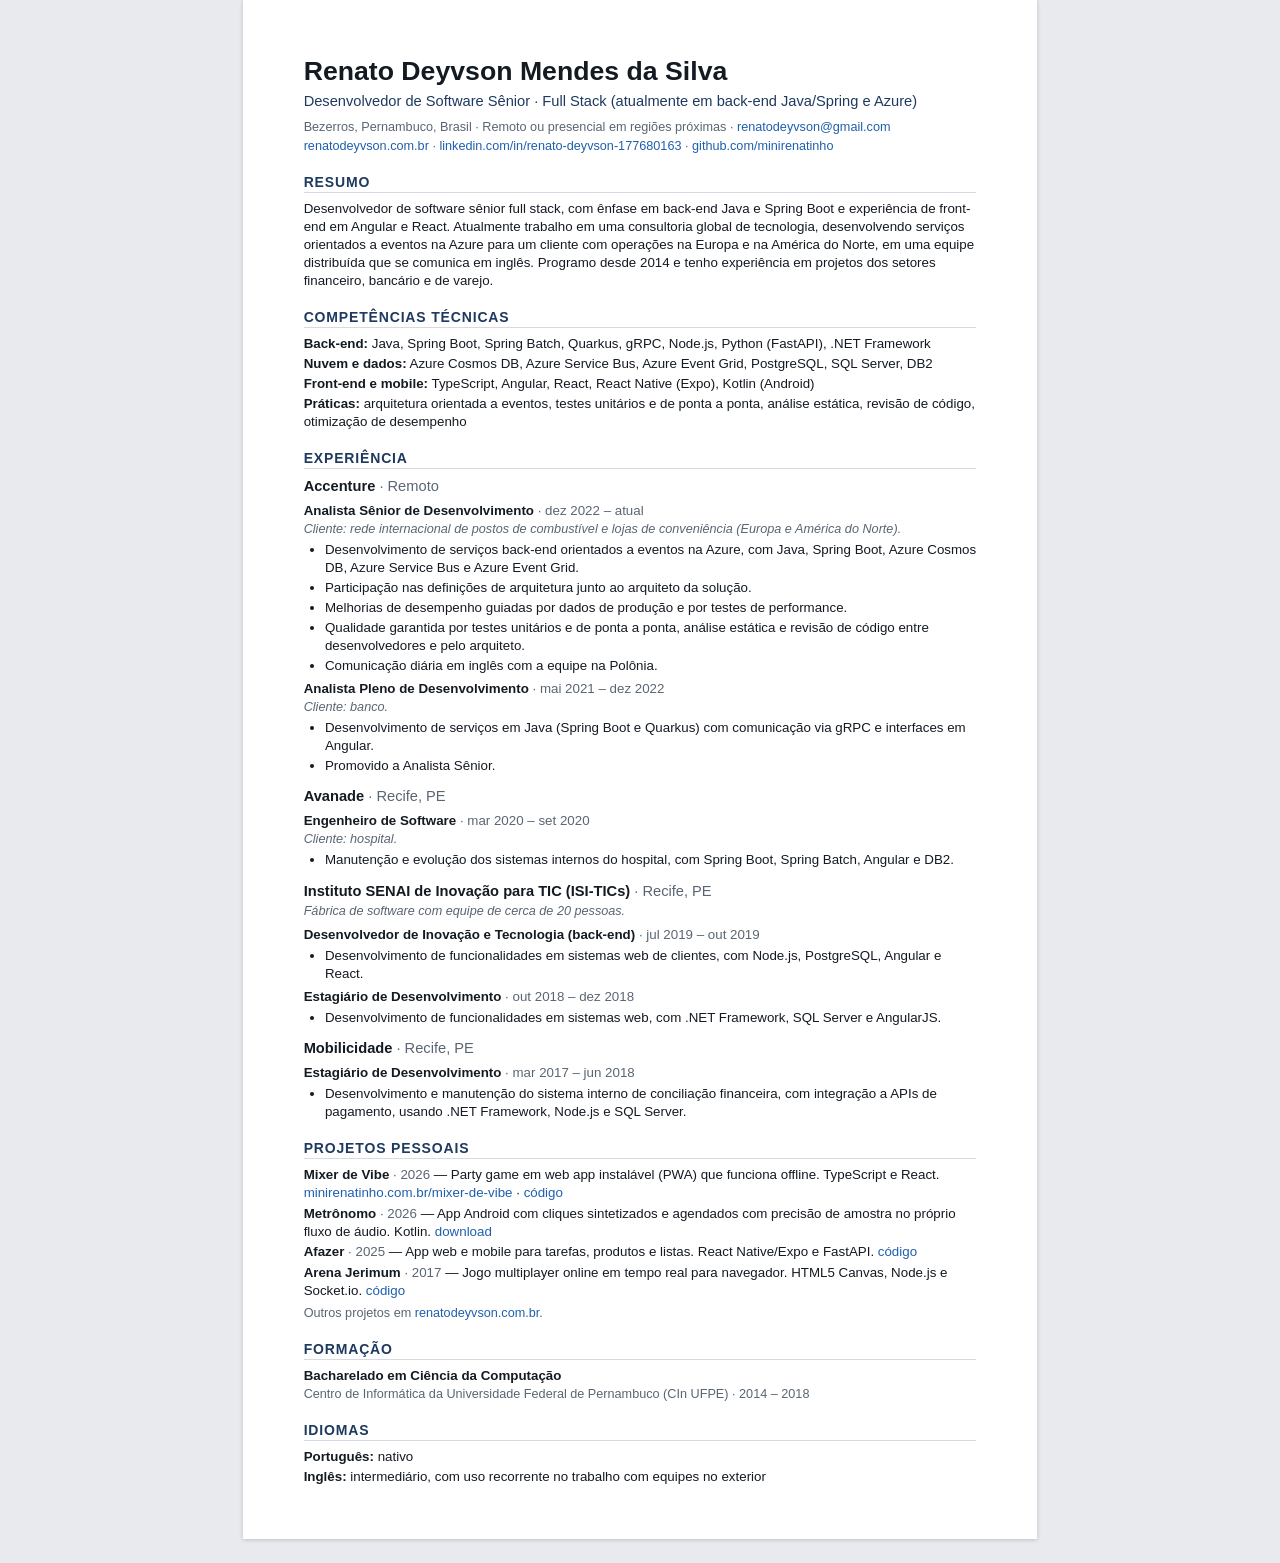
<file: _curriculo/curriculo.html>
<!doctype html>
<html lang="pt-BR">
<head>
<meta charset="utf-8">
<title>Renato Deyvson — Currículo</title>
<link rel="stylesheet" href="style.css">
</head>
<body>

<header>
  <h1>Renato Deyvson Mendes da Silva</h1>
  <p class="role">Desenvolvedor de Software Sênior · Full Stack (atualmente em back-end Java/Spring e Azure)</p>
  <p class="contact">
    Bezerros, Pernambuco, Brasil · Remoto ou presencial em regiões próximas · <a href="mailto:renatodeyvson@gmail.com">renatodeyvson@gmail.com</a><br>
    <a href="https://renatodeyvson.com.br/">renatodeyvson.com.br</a> · <a href="https://www.linkedin.com/in/renato-deyvson-177680163/">linkedin.com/in/renato-deyvson-177680163</a> · <a href="https://github.com/minirenatinho">github.com/minirenatinho</a>
  </p>
</header>

<section>
  <h2>Resumo</h2>
  <p>Desenvolvedor de software sênior full stack, com ênfase em back-end Java e Spring Boot e experiência de front-end em Angular e React. Atualmente trabalho em uma consultoria global de tecnologia, desenvolvendo serviços orientados a eventos na Azure para um cliente com operações na Europa e na América do Norte, em uma equipe distribuída que se comunica em inglês. Programo desde 2014 e tenho experiência em projetos dos setores financeiro, bancário e de varejo.</p>
</section>

<section class="lines">
  <h2>Competências técnicas</h2>
  <p><b>Back-end:</b> Java, Spring Boot, Spring Batch, Quarkus, gRPC, Node.js, Python (FastAPI), .NET Framework</p>
  <p><b>Nuvem e dados:</b> Azure Cosmos DB, Azure Service Bus, Azure Event Grid, PostgreSQL, SQL Server, DB2</p>
  <p><b>Front-end e mobile:</b> TypeScript, Angular, React, React Native (Expo), Kotlin (Android)</p>
  <p><b>Práticas:</b> arquitetura orientada a eventos, testes unitários e de ponta a ponta, análise estática, revisão de código, otimização de desempenho</p>
</section>

<section>
  <h2>Experiência</h2>

  <div class="org">
    <h3>Accenture <span class="muted">· Remoto</span></h3>
    <div class="job">
      <h4>Analista Sênior de Desenvolvimento <span class="muted">· dez 2022 – atual</span></h4>
      <p class="note">Cliente: rede internacional de postos de combustível e lojas de conveniência (Europa e América do Norte).</p>
      <ul>
        <li>Desenvolvimento de serviços back-end orientados a eventos na Azure, com Java, Spring Boot, Azure Cosmos DB, Azure Service Bus e Azure Event Grid.</li>
        <li>Participação nas definições de arquitetura junto ao arquiteto da solução.</li>
        <li>Melhorias de desempenho guiadas por dados de produção e por testes de performance.</li>
        <li>Qualidade garantida por testes unitários e de ponta a ponta, análise estática e revisão de código entre desenvolvedores e pelo arquiteto.</li>
        <li>Comunicação diária em inglês com a equipe na Polônia.</li>
      </ul>
    </div>
    <div class="job">
      <h4>Analista Pleno de Desenvolvimento <span class="muted">· mai 2021 – dez 2022</span></h4>
      <p class="note">Cliente: banco.</p>
      <ul>
        <li>Desenvolvimento de serviços em Java (Spring Boot e Quarkus) com comunicação via gRPC e interfaces em Angular.</li>
        <li>Promovido a Analista Sênior.</li>
      </ul>
    </div>
  </div>

  <div class="org">
    <h3>Avanade <span class="muted">· Recife, PE</span></h3>
    <div class="job">
      <h4>Engenheiro de Software <span class="muted">· mar 2020 – set 2020</span></h4>
      <p class="note">Cliente: hospital.</p>
      <ul>
        <li>Manutenção e evolução dos sistemas internos do hospital, com Spring Boot, Spring Batch, Angular e DB2.</li>
      </ul>
    </div>
  </div>

  <div class="org">
    <h3>Instituto SENAI de Inovação para TIC (ISI-TICs) <span class="muted">· Recife, PE</span></h3>
    <p class="note">Fábrica de software com equipe de cerca de 20 pessoas.</p>
    <div class="job">
      <h4>Desenvolvedor de Inovação e Tecnologia (back-end) <span class="muted">· jul 2019 – out 2019</span></h4>
      <ul>
        <li>Desenvolvimento de funcionalidades em sistemas web de clientes, com Node.js, PostgreSQL, Angular e React.</li>
      </ul>
    </div>
    <div class="job">
      <h4>Estagiário de Desenvolvimento <span class="muted">· out 2018 – dez 2018</span></h4>
      <ul>
        <li>Desenvolvimento de funcionalidades em sistemas web, com .NET Framework, SQL Server e AngularJS.</li>
      </ul>
    </div>
  </div>

  <div class="org">
    <h3>Mobilicidade <span class="muted">· Recife, PE</span></h3>
    <div class="job">
      <h4>Estagiário de Desenvolvimento <span class="muted">· mar 2017 – jun 2018</span></h4>
      <ul>
        <li>Desenvolvimento e manutenção do sistema interno de conciliação financeira, com integração a APIs de pagamento, usando .NET Framework, Node.js e SQL Server.</li>
      </ul>
    </div>
  </div>
</section>

<section class="projects">
  <h2>Projetos pessoais</h2>
  <p><b>Mixer de Vibe</b> <span class="muted">· 2026</span> — Party game em web app instalável (PWA) que funciona offline. TypeScript e React. <a href="https://minirenatinho.com.br/mixer-de-vibe/">minirenatinho.com.br/mixer-de-vibe</a> · <a href="https://github.com/minirenatinho/mixer-de-vibe">código</a></p>
  <p><b>Metrônomo</b> <span class="muted">· 2026</span> — App Android com cliques sintetizados e agendados com precisão de amostra no próprio fluxo de áudio. Kotlin. <a href="https://renatodeyvson.com.br/metronomo/metronomo.apk">download</a></p>
  <p><b>Afazer</b> <span class="muted">· 2025</span> — App web e mobile para tarefas, produtos e listas. React Native/Expo e FastAPI. <a href="https://github.com/minirenatinho/afazer-app">código</a></p>
  <p><b>Arena Jerimum</b> <span class="muted">· 2017</span> — Jogo multiplayer online em tempo real para navegador. HTML5 Canvas, Node.js e Socket.io. <a href="https://github.com/minirenatinho/jaw">código</a></p>
  <p class="more">Outros projetos em <a href="https://renatodeyvson.com.br/#projetos">renatodeyvson.com.br</a>.</p>
</section>

<section>
  <h2>Formação</h2>
  <p><b>Bacharelado em Ciência da Computação</b></p>
  <p class="small muted">Centro de Informática da Universidade Federal de Pernambuco (CIn UFPE) · 2014 – 2018</p>
</section>

<section class="lines">
  <h2>Idiomas</h2>
  <p><b>Português:</b> nativo</p>
  <p><b>Inglês:</b> intermediário, com uso recorrente no trabalho com equipes no exterior</p>
</section>

</body>
</html>
</file>
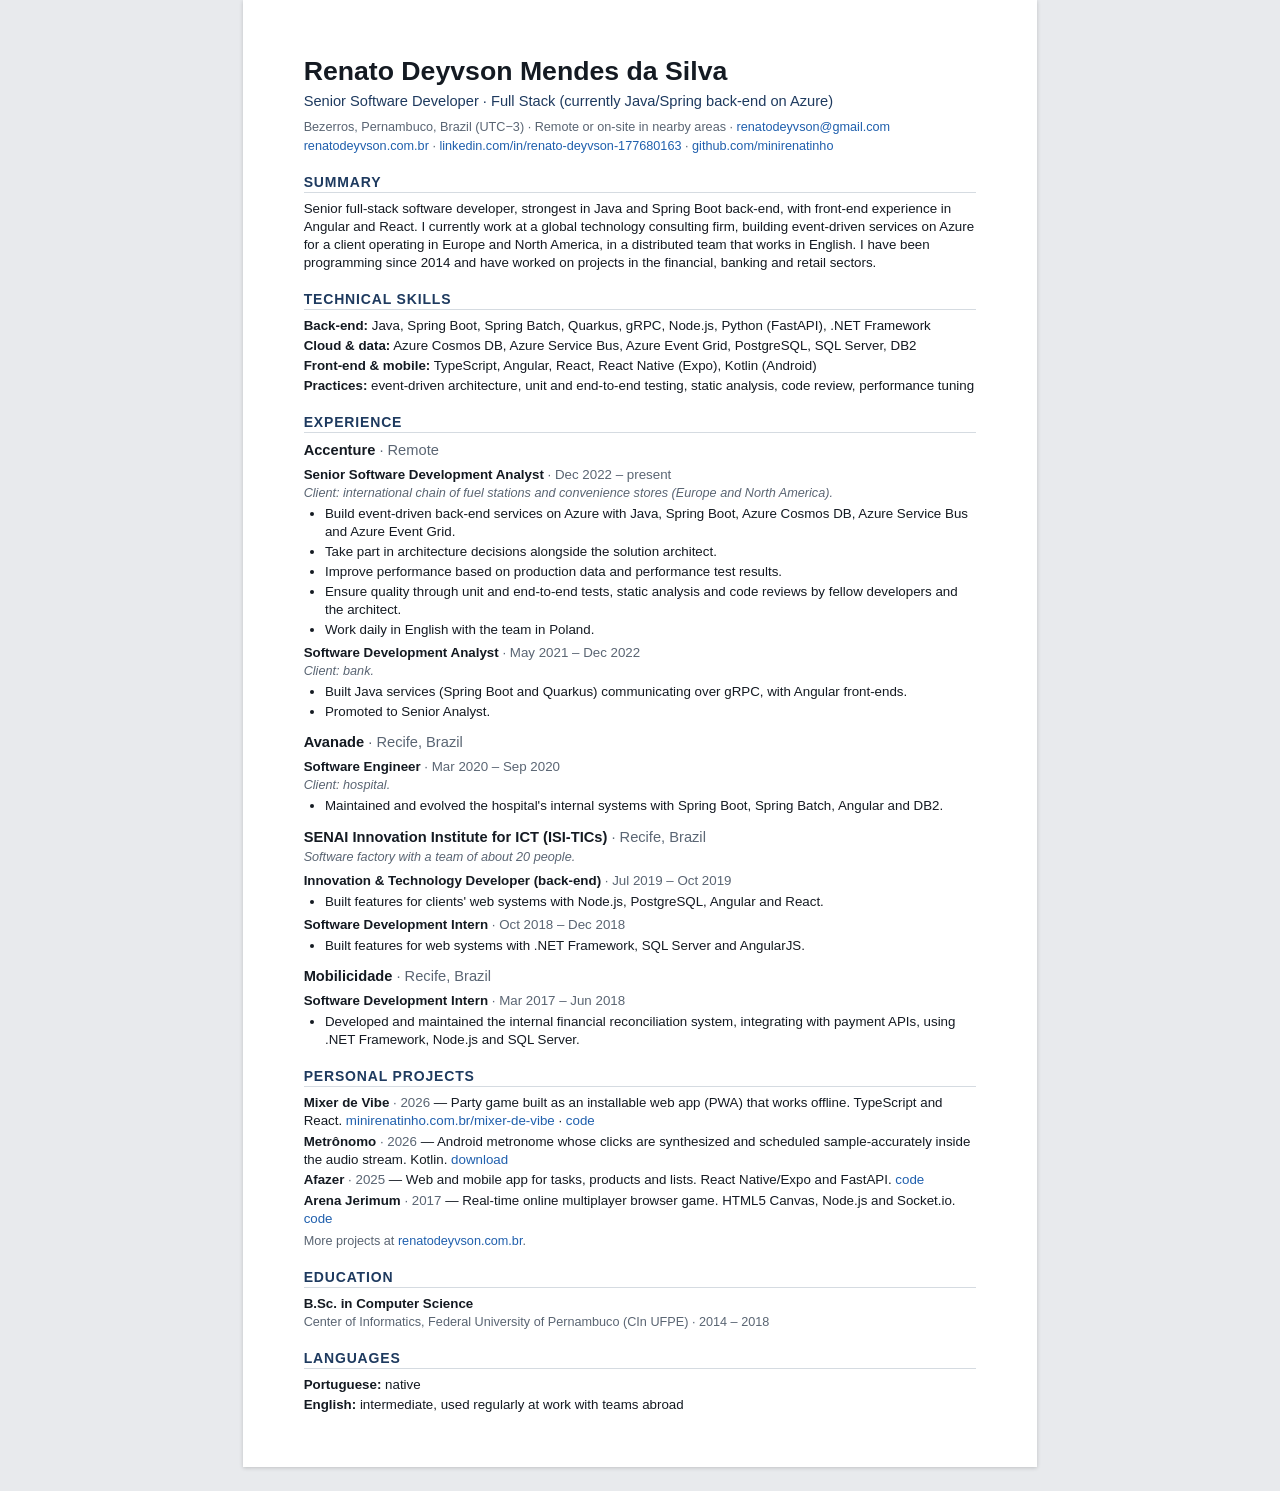
<file: _curriculo/resume.html>
<!doctype html>
<html lang="en">
<head>
<meta charset="utf-8">
<title>Renato Deyvson — Résumé</title>
<link rel="stylesheet" href="style.css">
</head>
<body>

<header>
  <h1>Renato Deyvson Mendes da Silva</h1>
  <p class="role">Senior Software Developer · Full Stack (currently Java/Spring back-end on Azure)</p>
  <p class="contact">
    Bezerros, Pernambuco, Brazil (UTC−3) · Remote or on-site in nearby areas · <a href="mailto:renatodeyvson@gmail.com">renatodeyvson@gmail.com</a><br>
    <a href="https://renatodeyvson.com.br/">renatodeyvson.com.br</a> · <a href="https://www.linkedin.com/in/renato-deyvson-177680163/">linkedin.com/in/renato-deyvson-177680163</a> · <a href="https://github.com/minirenatinho">github.com/minirenatinho</a>
  </p>
</header>

<section>
  <h2>Summary</h2>
  <p>Senior full-stack software developer, strongest in Java and Spring Boot back-end, with front-end experience in Angular and React. I currently work at a global technology consulting firm, building event-driven services on Azure for a client operating in Europe and North America, in a distributed team that works in English. I have been programming since 2014 and have worked on projects in the financial, banking and retail sectors.</p>
</section>

<section class="lines">
  <h2>Technical skills</h2>
  <p><b>Back-end:</b> Java, Spring Boot, Spring Batch, Quarkus, gRPC, Node.js, Python (FastAPI), .NET Framework</p>
  <p><b>Cloud &amp; data:</b> Azure Cosmos DB, Azure Service Bus, Azure Event Grid, PostgreSQL, SQL Server, DB2</p>
  <p><b>Front-end &amp; mobile:</b> TypeScript, Angular, React, React Native (Expo), Kotlin (Android)</p>
  <p><b>Practices:</b> event-driven architecture, unit and end-to-end testing, static analysis, code review, performance tuning</p>
</section>

<section>
  <h2>Experience</h2>

  <div class="org">
    <h3>Accenture <span class="muted">· Remote</span></h3>
    <div class="job">
      <h4>Senior Software Development Analyst <span class="muted">· Dec 2022 – present</span></h4>
      <p class="note">Client: international chain of fuel stations and convenience stores (Europe and North America).</p>
      <ul>
        <li>Build event-driven back-end services on Azure with Java, Spring Boot, Azure Cosmos DB, Azure Service Bus and Azure Event Grid.</li>
        <li>Take part in architecture decisions alongside the solution architect.</li>
        <li>Improve performance based on production data and performance test results.</li>
        <li>Ensure quality through unit and end-to-end tests, static analysis and code reviews by fellow developers and the architect.</li>
        <li>Work daily in English with the team in Poland.</li>
      </ul>
    </div>
    <div class="job">
      <h4>Software Development Analyst <span class="muted">· May 2021 – Dec 2022</span></h4>
      <p class="note">Client: bank.</p>
      <ul>
        <li>Built Java services (Spring Boot and Quarkus) communicating over gRPC, with Angular front-ends.</li>
        <li>Promoted to Senior Analyst.</li>
      </ul>
    </div>
  </div>

  <div class="org">
    <h3>Avanade <span class="muted">· Recife, Brazil</span></h3>
    <div class="job">
      <h4>Software Engineer <span class="muted">· Mar 2020 – Sep 2020</span></h4>
      <p class="note">Client: hospital.</p>
      <ul>
        <li>Maintained and evolved the hospital's internal systems with Spring Boot, Spring Batch, Angular and DB2.</li>
      </ul>
    </div>
  </div>

  <div class="org">
    <h3>SENAI Innovation Institute for ICT (ISI-TICs) <span class="muted">· Recife, Brazil</span></h3>
    <p class="note">Software factory with a team of about 20 people.</p>
    <div class="job">
      <h4>Innovation &amp; Technology Developer (back-end) <span class="muted">· Jul 2019 – Oct 2019</span></h4>
      <ul>
        <li>Built features for clients' web systems with Node.js, PostgreSQL, Angular and React.</li>
      </ul>
    </div>
    <div class="job">
      <h4>Software Development Intern <span class="muted">· Oct 2018 – Dec 2018</span></h4>
      <ul>
        <li>Built features for web systems with .NET Framework, SQL Server and AngularJS.</li>
      </ul>
    </div>
  </div>

  <div class="org">
    <h3>Mobilicidade <span class="muted">· Recife, Brazil</span></h3>
    <div class="job">
      <h4>Software Development Intern <span class="muted">· Mar 2017 – Jun 2018</span></h4>
      <ul>
        <li>Developed and maintained the internal financial reconciliation system, integrating with payment APIs, using .NET Framework, Node.js and SQL Server.</li>
      </ul>
    </div>
  </div>
</section>

<section class="projects">
  <h2>Personal projects</h2>
  <p><b>Mixer de Vibe</b> <span class="muted">· 2026</span> — Party game built as an installable web app (PWA) that works offline. TypeScript and React. <a href="https://minirenatinho.com.br/mixer-de-vibe/">minirenatinho.com.br/mixer-de-vibe</a> · <a href="https://github.com/minirenatinho/mixer-de-vibe">code</a></p>
  <p><b>Metrônomo</b> <span class="muted">· 2026</span> — Android metronome whose clicks are synthesized and scheduled sample-accurately inside the audio stream. Kotlin. <a href="https://renatodeyvson.com.br/metronomo/metronomo.apk">download</a></p>
  <p><b>Afazer</b> <span class="muted">· 2025</span> — Web and mobile app for tasks, products and lists. React Native/Expo and FastAPI. <a href="https://github.com/minirenatinho/afazer-app">code</a></p>
  <p><b>Arena Jerimum</b> <span class="muted">· 2017</span> — Real-time online multiplayer browser game. HTML5 Canvas, Node.js and Socket.io. <a href="https://github.com/minirenatinho/jaw">code</a></p>
  <p class="more">More projects at <a href="https://renatodeyvson.com.br/en/#projects">renatodeyvson.com.br</a>.</p>
</section>

<section>
  <h2>Education</h2>
  <p><b>B.Sc. in Computer Science</b></p>
  <p class="small muted">Center of Informatics, Federal University of Pernambuco (CIn UFPE) · 2014 – 2018</p>
</section>

<section class="lines">
  <h2>Languages</h2>
  <p><b>Portuguese:</b> native</p>
  <p><b>English:</b> intermediate, used regularly at work with teams abroad</p>
</section>

</body>
</html>
</file>
<file: main.css>
:root {
	color-scheme: light dark;
	--bg: #f6f7f9;
	--surface: #ffffff;
	--surface-2: #eef1f4;
	--ink: #141a22;
	--muted: #5a6573;
	--border: #e1e5ea;
	--accent: #1e3a5f;
	--accent-ink: #ffffff;
	--accent-soft: rgba(30, 58, 95, 0.07);
	--link: #1f5fad;
	--status: #16a34a;
	--shadow: 0 1px 2px rgba(20, 26, 34, 0.04), 0 10px 28px rgba(20, 26, 34, 0.07);
	--font-sans: 'Inter', system-ui, -apple-system, 'Segoe UI', sans-serif;
	--font-mono: 'JetBrains Mono', ui-monospace, 'Cascadia Mono', Consolas, monospace;
	--radius: 14px;
	--nav-h: 64px;
}

@media (prefers-color-scheme: dark) {
	:root {
		--bg: #0c1016;
		--surface: #131922;
		--surface-2: #1a212c;
		--ink: #e7ecf2;
		--muted: #97a3b2;
		--border: #232c38;
		--accent: #9dbbe3;
		--accent-ink: #0c1016;
		--accent-soft: rgba(157, 187, 227, 0.09);
		--link: #6ea8fe;
		--status: #4ade80;
		--shadow: 0 1px 2px rgba(0, 0, 0, 0.3), 0 12px 32px rgba(0, 0, 0, 0.3);
	}
}

* {
	box-sizing: border-box;
	margin: 0;
	padding: 0;
}

html {
	background: var(--bg);
	scroll-padding-top: calc(var(--nav-h) + 16px);
	-webkit-text-size-adjust: 100%;
}

@media (prefers-reduced-motion: no-preference) {
	html {
		scroll-behavior: smooth;
	}
}

body {
	font-family: var(--font-sans);
	background: var(--bg);
	color: var(--ink);
	line-height: 1.6;
}

img {
	display: block;
	max-width: 100%;
	height: auto;
}

a {
	color: var(--link);
	text-decoration: none;
}

a:hover {
	text-decoration: underline;
	text-underline-offset: 3px;
}

:focus-visible {
	outline: 2px solid var(--accent);
	outline-offset: 3px;
	border-radius: 4px;
}

::selection {
	background: color-mix(in srgb, var(--accent) 30%, transparent);
}

h1,
h2,
h3,
h4 {
	line-height: 1.25;
	letter-spacing: -0.02em;
}

.container {
	max-width: 1080px;
	margin: 0 auto;
	padding: 0 24px;
}

.skip-link {
	position: absolute;
	left: 16px;
	top: -48px;
	z-index: 100;
	padding: 8px 14px;
	border-radius: 8px;
	background: var(--accent);
	color: var(--accent-ink);
	font-weight: 600;
}

.skip-link:focus {
	top: 12px;
}

/* ---------- Navegação ---------- */

.site-nav {
	position: fixed;
	top: 0;
	left: 0;
	right: 0;
	z-index: 50;
	height: var(--nav-h);
	background: color-mix(in srgb, var(--bg) 86%, transparent);
	backdrop-filter: blur(12px);
	-webkit-backdrop-filter: blur(12px);
	border-bottom: 1px solid var(--border);
}

.site-nav .container {
	height: 100%;
	display: flex;
	align-items: center;
	gap: 20px;
}

.brand {
	display: inline-flex;
	align-items: center;
	gap: 10px;
	flex-shrink: 0;
	font-weight: 700;
	color: var(--ink);
	white-space: nowrap;
}

.brand:hover {
	text-decoration: none;
}

.brand-mark {
	display: grid;
	place-items: center;
	width: 32px;
	height: 32px;
	border-radius: 8px;
	background: var(--accent);
	color: var(--accent-ink);
	font-family: var(--font-mono);
	font-size: 0.78rem;
	font-weight: 700;
}

.nav-links {
	display: flex;
	align-items: center;
	gap: 2px;
	min-width: 0;
	margin-left: auto;
	list-style: none;
	overflow-x: auto;
	scrollbar-width: none;
}

.nav-links::-webkit-scrollbar {
	display: none;
}

.nav-links a {
	display: block;
	padding: 6px 12px;
	border-radius: 8px;
	color: var(--muted);
	font-size: 0.92rem;
	font-weight: 500;
	white-space: nowrap;
}

.nav-links a:hover {
	color: var(--ink);
	background: var(--surface-2);
	text-decoration: none;
}

.lang-switch {
	flex-shrink: 0;
	padding: 4px 10px;
	border: 1px solid var(--border);
	border-radius: 8px;
	color: var(--ink);
	font-family: var(--font-mono);
	font-size: 0.78rem;
	font-weight: 500;
}

.lang-switch:hover {
	border-color: var(--accent);
	color: var(--accent);
	text-decoration: none;
}

/* ---------- Hero ---------- */

.hero {
	padding: calc(var(--nav-h) + 72px) 0 64px;
}

.hero .container {
	display: grid;
	grid-template-columns: minmax(0, 1fr) auto;
	align-items: center;
	gap: 56px;
}

.eyebrow {
	margin-bottom: 12px;
	font-family: var(--font-mono);
	font-size: 0.82rem;
	color: var(--accent);
}

.hero h1 {
	font-size: clamp(2.5rem, 6vw, 3.7rem);
	line-height: 1.05;
	letter-spacing: -0.035em;
	margin-bottom: 20px;
}

.lead {
	max-width: 58ch;
	font-size: clamp(1.05rem, 1.7vw, 1.2rem);
	color: var(--muted);
}

.status {
	display: inline-flex;
	align-items: center;
	gap: 10px;
	margin-top: 24px;
	padding: 6px 14px;
	border: 1px solid var(--border);
	border-radius: 999px;
	background: var(--surface);
	font-size: 0.88rem;
	font-weight: 500;
}

.status::before {
	content: "";
	width: 8px;
	height: 8px;
	border-radius: 50%;
	background: var(--status);
	box-shadow: 0 0 0 3px color-mix(in srgb, var(--status) 22%, transparent);
}

.actions {
	display: flex;
	flex-wrap: wrap;
	gap: 12px;
	margin-top: 28px;
}

.btn {
	display: inline-flex;
	align-items: center;
	gap: 8px;
	padding: 10px 18px;
	border: 1px solid var(--border);
	border-radius: 10px;
	background: var(--surface);
	color: var(--ink);
	font-size: 0.95rem;
	font-weight: 600;
	transition: border-color 0.2s ease, color 0.2s ease, filter 0.2s ease;
}

.btn:hover {
	border-color: var(--accent);
	color: var(--accent);
	text-decoration: none;
}

.btn-primary {
	border-color: var(--accent);
	background: var(--accent);
	color: var(--accent-ink);
}

.btn-primary:hover {
	color: var(--accent-ink);
	filter: brightness(1.1);
}

.btn svg,
.contact-links svg {
	width: 18px;
	height: 18px;
	flex-shrink: 0;
}

.hero-meta {
	margin-top: 20px;
	font-size: 0.88rem;
	color: var(--muted);
}

.hero-photo {
	width: 240px;
	aspect-ratio: 1;
	object-fit: cover;
	border: 1px solid var(--border);
	border-radius: 24px;
	box-shadow: var(--shadow);
}

/* ---------- Seções ---------- */

.section {
	padding: 64px 0;
	border-top: 1px solid var(--border);
}

.section-head {
	margin-bottom: 32px;
}

.section h2 {
	font-size: clamp(1.6rem, 3vw, 2rem);
	letter-spacing: -0.03em;
}

.section-intro {
	max-width: 62ch;
	margin-top: 8px;
	color: var(--muted);
}

.card {
	background: var(--surface);
	border: 1px solid var(--border);
	border-radius: var(--radius);
}

.tags {
	display: flex;
	flex-wrap: wrap;
	gap: 6px;
	list-style: none;
}

.tags li {
	padding: 3px 8px;
	border: 1px solid color-mix(in srgb, var(--accent) 20%, transparent);
	border-radius: 6px;
	background: var(--accent-soft);
	font-family: var(--font-mono);
	font-size: 0.74rem;
	line-height: 1.5;
}

/* ---------- Experiência ---------- */

.timeline {
	display: grid;
	gap: 16px;
	list-style: none;
}

.company {
	padding: 24px;
}

.company-head {
	display: flex;
	flex-wrap: wrap;
	align-items: baseline;
	justify-content: space-between;
	gap: 2px 16px;
	margin-bottom: 18px;
}

.company-head h3 {
	font-size: 1.15rem;
}

.company-meta {
	font-size: 0.88rem;
	color: var(--muted);
}

.roles {
	display: grid;
	gap: 22px;
	margin-left: 5px;
	padding-left: 22px;
	border-left: 2px solid var(--border);
	list-style: none;
}

.role {
	position: relative;
}

.role::before {
	content: "";
	position: absolute;
	left: -29px;
	top: 0.4em;
	width: 12px;
	height: 12px;
	border: 2px solid var(--accent);
	border-radius: 50%;
	background: var(--surface);
}

.role.current::before {
	background: var(--accent);
}

.role-head {
	display: flex;
	flex-wrap: wrap;
	align-items: baseline;
	justify-content: space-between;
	gap: 2px 16px;
}

.role h4 {
	font-size: 1rem;
	font-weight: 600;
}

.period {
	font-family: var(--font-mono);
	font-size: 0.78rem;
	color: var(--muted);
	white-space: nowrap;
}

.role p {
	margin-top: 4px;
	color: var(--muted);
}

.role .tags {
	margin-top: 12px;
}

/* ---------- Projetos ---------- */

.projects {
	display: grid;
	grid-template-columns: repeat(3, minmax(0, 1fr));
	gap: 20px;
}

.project {
	display: flex;
	flex-direction: column;
	overflow: hidden;
	transition: border-color 0.2s ease, box-shadow 0.2s ease, transform 0.2s ease;
}

.project:hover {
	border-color: color-mix(in srgb, var(--accent) 50%, var(--border));
	box-shadow: var(--shadow);
	transform: translateY(-2px);
}

.project-thumb img {
	width: 100%;
	aspect-ratio: 16 / 9;
	object-fit: cover;
	border-bottom: 1px solid var(--border);
}

.project-body {
	display: flex;
	flex-direction: column;
	flex: 1;
	gap: 10px;
	padding: 20px;
}

.project-meta,
.more-year {
	font-family: var(--font-mono);
	font-size: 0.78rem;
	color: var(--muted);
}

.project h3 {
	font-size: 1.15rem;
}

.project h3 a {
	color: var(--ink);
}

.project p {
	color: var(--muted);
	font-size: 0.95rem;
}

.project .tags {
	margin-top: auto;
	padding-top: 6px;
}

.project-links,
.more-links {
	display: flex;
	flex-wrap: wrap;
	gap: 6px 16px;
	font-size: 0.92rem;
	font-weight: 600;
}

.project-links {
	padding-top: 14px;
	border-top: 1px solid var(--border);
}

.more-title {
	margin: 44px 0 14px;
	font-size: 1.05rem;
}

.more {
	list-style: none;
}

.more li {
	display: grid;
	grid-template-columns: 96px minmax(0, 1fr) auto;
	align-items: baseline;
	gap: 4px 20px;
	padding: 18px 20px;
}

.more li + li {
	border-top: 1px solid var(--border);
}

.more h4 {
	font-size: 1rem;
}

.more p {
	color: var(--muted);
	font-size: 0.92rem;
}

.more-links {
	white-space: nowrap;
}

/* ---------- Stack ---------- */

.stack {
	display: grid;
	grid-template-columns: repeat(3, minmax(0, 1fr));
	gap: 20px;
}

.stack-group {
	padding: 22px;
}

.stack-group h3 {
	margin-bottom: 14px;
	font-size: 1rem;
}

/* ---------- Sobre ---------- */

.about {
	display: grid;
	grid-template-columns: minmax(0, 1.5fr) minmax(0, 1fr);
	gap: 32px;
}

.about-text p {
	max-width: 62ch;
}

.about-text p + p {
	margin-top: 16px;
}

.facts {
	display: grid;
	align-content: start;
	gap: 14px;
}

.fact {
	padding: 18px 20px;
}

.fact h3 {
	margin-bottom: 6px;
	font-family: var(--font-mono);
	font-size: 0.78rem;
	font-weight: 500;
	letter-spacing: 0;
	color: var(--accent);
}

.fact p {
	font-weight: 600;
}

.fact p + p {
	margin-top: 8px;
}

.fact span {
	display: block;
	color: var(--muted);
	font-size: 0.9rem;
	font-weight: 400;
}

/* ---------- Contato ---------- */

.contact-card {
	display: grid;
	justify-items: start;
	gap: 18px;
	padding: 40px;
	border-radius: 20px;
}

.contact-card p {
	max-width: 56ch;
	color: var(--muted);
}

.contact-email {
	font-size: clamp(1.15rem, 3.2vw, 1.6rem);
	font-weight: 700;
	letter-spacing: -0.02em;
	overflow-wrap: anywhere;
}

.contact-links {
	display: flex;
	flex-wrap: wrap;
	gap: 12px;
	list-style: none;
}

/* ---------- Rodapé ---------- */

.site-footer {
	padding: 28px 0 48px;
	border-top: 1px solid var(--border);
	color: var(--muted);
	font-size: 0.9rem;
}

.site-footer .container {
	display: flex;
	flex-wrap: wrap;
	justify-content: space-between;
	gap: 8px 24px;
}

/* ---------- Página 404 ---------- */

.not-found {
	min-height: 100vh;
	display: grid;
	place-items: center;
	padding: 48px 16px;
	text-align: center;
}

.not-found .card {
	max-width: 520px;
	padding: 40px 32px;
}

.not-found h1 {
	margin-bottom: 12px;
	font-size: 2rem;
}

.not-found p {
	margin-bottom: 8px;
	color: var(--muted);
}

.not-found .actions {
	justify-content: center;
}

/* ---------- Responsivo ---------- */

@media (max-width: 900px) {
	.projects {
		grid-template-columns: repeat(2, minmax(0, 1fr));
	}

	.stack {
		grid-template-columns: repeat(2, minmax(0, 1fr));
	}

	.about {
		grid-template-columns: 1fr;
	}

	.hero-photo {
		width: 180px;
	}
}

@media (max-width: 640px) {
	.container {
		padding: 0 16px;
	}

	.site-nav .container {
		gap: 10px;
	}

	.brand-name {
		display: none;
	}

	.nav-links {
		padding-right: 20px;
		-webkit-mask-image: linear-gradient(to right, #000 78%, transparent);
		mask-image: linear-gradient(to right, #000 78%, transparent);
	}

	.nav-links a {
		padding: 6px 9px;
	}

	.hero {
		padding: calc(var(--nav-h) + 36px) 0 48px;
	}

	.hero .container {
		grid-template-columns: 1fr;
		gap: 24px;
	}

	.hero-photo {
		order: -1;
		width: 112px;
		border-radius: 20px;
	}

	.section {
		padding: 48px 0;
	}

	.projects,
	.stack {
		grid-template-columns: 1fr;
	}

	.company,
	.stack-group {
		padding: 20px;
	}

	.more li {
		grid-template-columns: 1fr;
		padding: 16px;
	}

	.more-links {
		margin-top: 6px;
		white-space: normal;
	}

	.contact-card {
		padding: 24px;
	}
}
</file>
<file: _curriculo/style.css>
/* Résumé (A4), printed to pdf/ with headless Chrome — see CLAUDE.md */

:root {
  --text: #141a22;
  --muted: #5a6573;
  --rule: #d5dbe1;
  --heading: #1e3a5f;   /* navy: section titles and the role line */
  --link: #1f5fad;
}

@page { size: A4; margin: 14mm 16mm; }

* { box-sizing: border-box; margin: 0; padding: 0; }

body {
  font-family: Arial, Helvetica, sans-serif;
  font-size: 13.33px;
  line-height: 18px;
  color: var(--text);
  background: #fff;
  -webkit-print-color-adjust: exact;
  print-color-adjust: exact;
}

a { color: var(--link); text-decoration: none; }
.muted { color: var(--muted); }

/* Header */
h1 { font-size: 26.66px; line-height: 36px; font-weight: 700; }
.role { margin-top: 2px; font-size: 14.66px; line-height: 20px; color: var(--heading); }
.contact { margin-top: 7px; font-size: 12.66px; line-height: 19px; color: var(--muted); }

/* Sections */
section { margin-top: 18px; }
header + section { margin-top: 17px; }
h2 {
  font-size: 14px;
  line-height: 18px;
  font-weight: 700;
  letter-spacing: .06em;
  text-transform: uppercase;
  color: var(--heading);
  padding-bottom: 1px;
  border-bottom: 1px solid var(--rule);
  margin-bottom: 7px;
  break-after: avoid;
}
.lines p + p { margin-top: 2px; }

/* Experience */
.org + .org { margin-top: 11.5px; }
.org > h3 { font-size: 14.66px; line-height: 21px; break-after: avoid; }
h3 .muted, h4 .muted { font-weight: 400; }
.note { font-size: 12.66px; font-style: italic; color: var(--muted); }
.job { margin-top: 5px; break-inside: avoid; }
.job > h4 { font-size: 13.33px; break-after: avoid; }
.org > .note + .job { margin-top: 6px; }
ul { padding: 1px 0 0 1.6em; }
li { margin-top: 2px; }

/* Projects, education */
.projects p + p { margin-top: 2.5px; }
.projects p.more { margin-top: 4px; font-size: 12.66px; color: var(--muted); }
.small { font-size: 12.66px; }

/* On screen, show a sheet of A4 paper */
@media screen {
  html { background: #e8eaed; }
  body { width: 210mm; min-height: 297mm; margin: 0 auto 24px; padding: 14mm 16mm; box-shadow: 0 1px 4px rgba(0,0,0,.18); }
}
</file>
